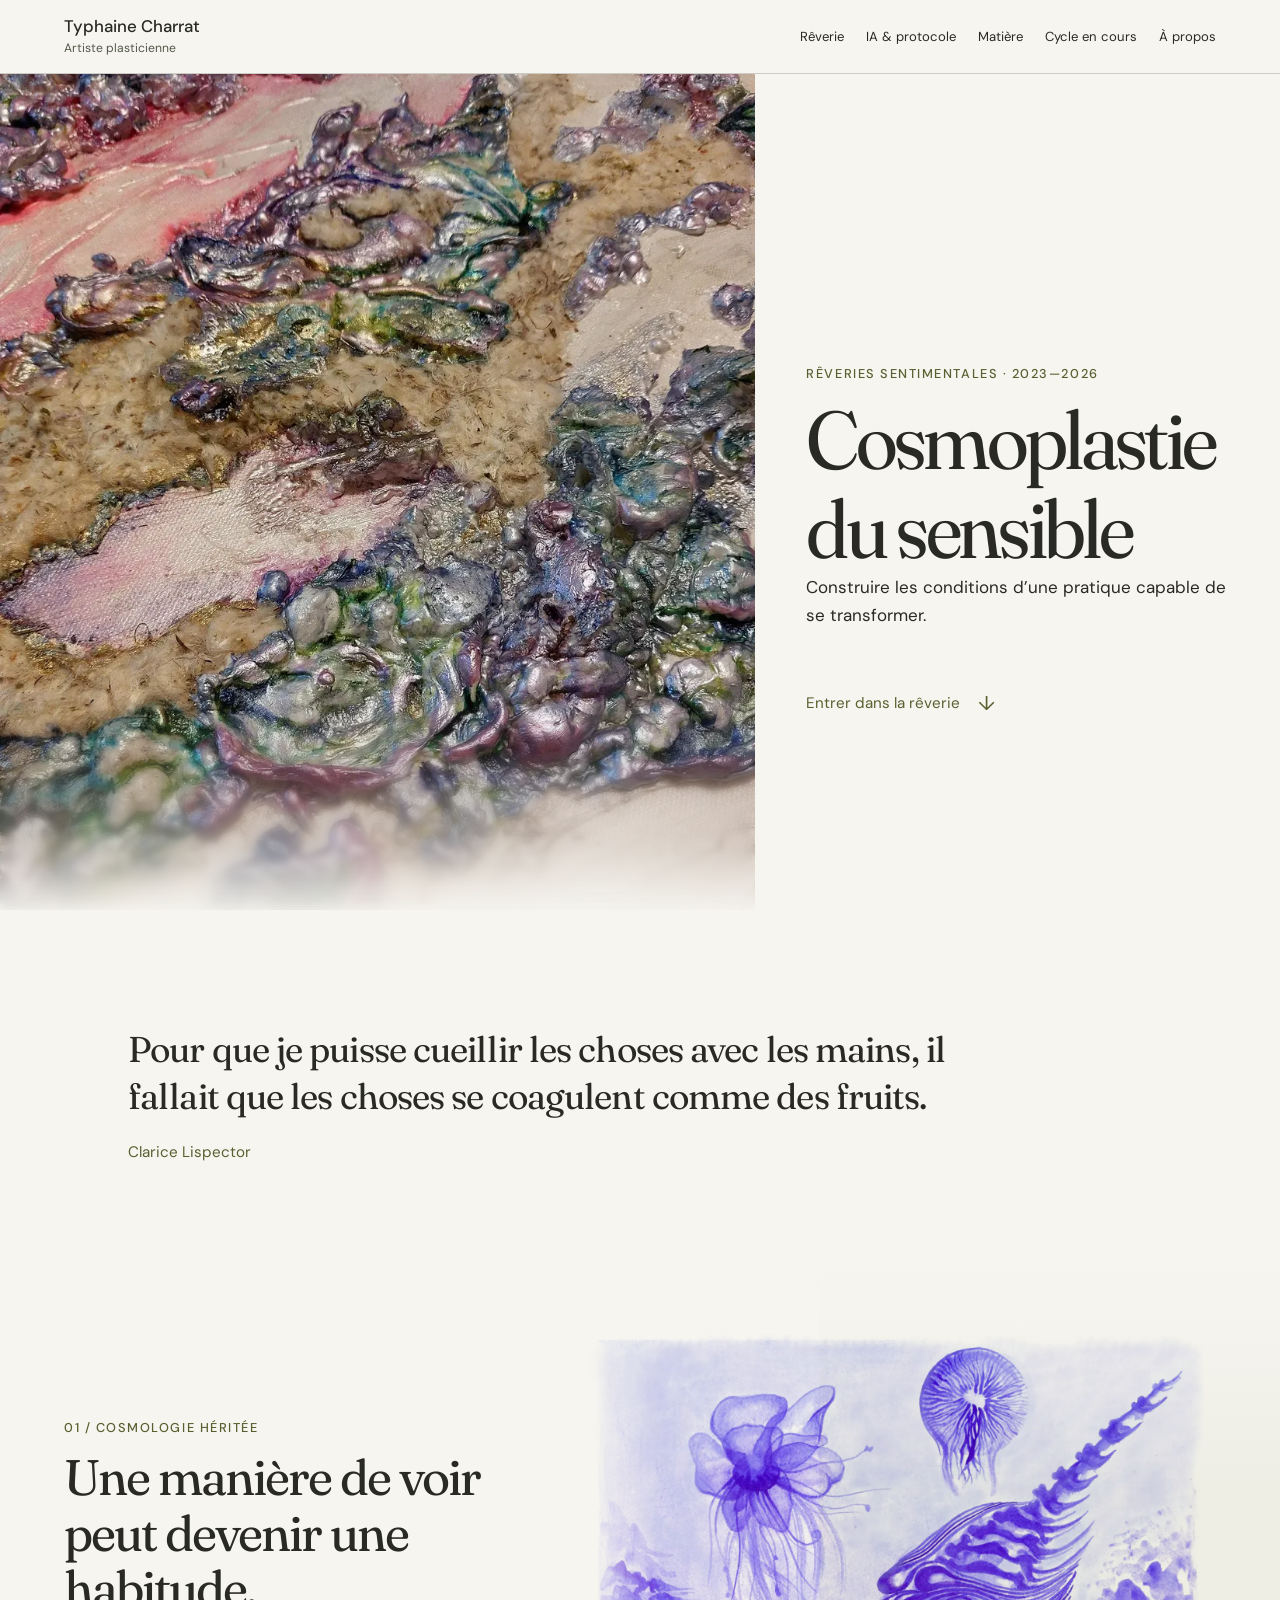
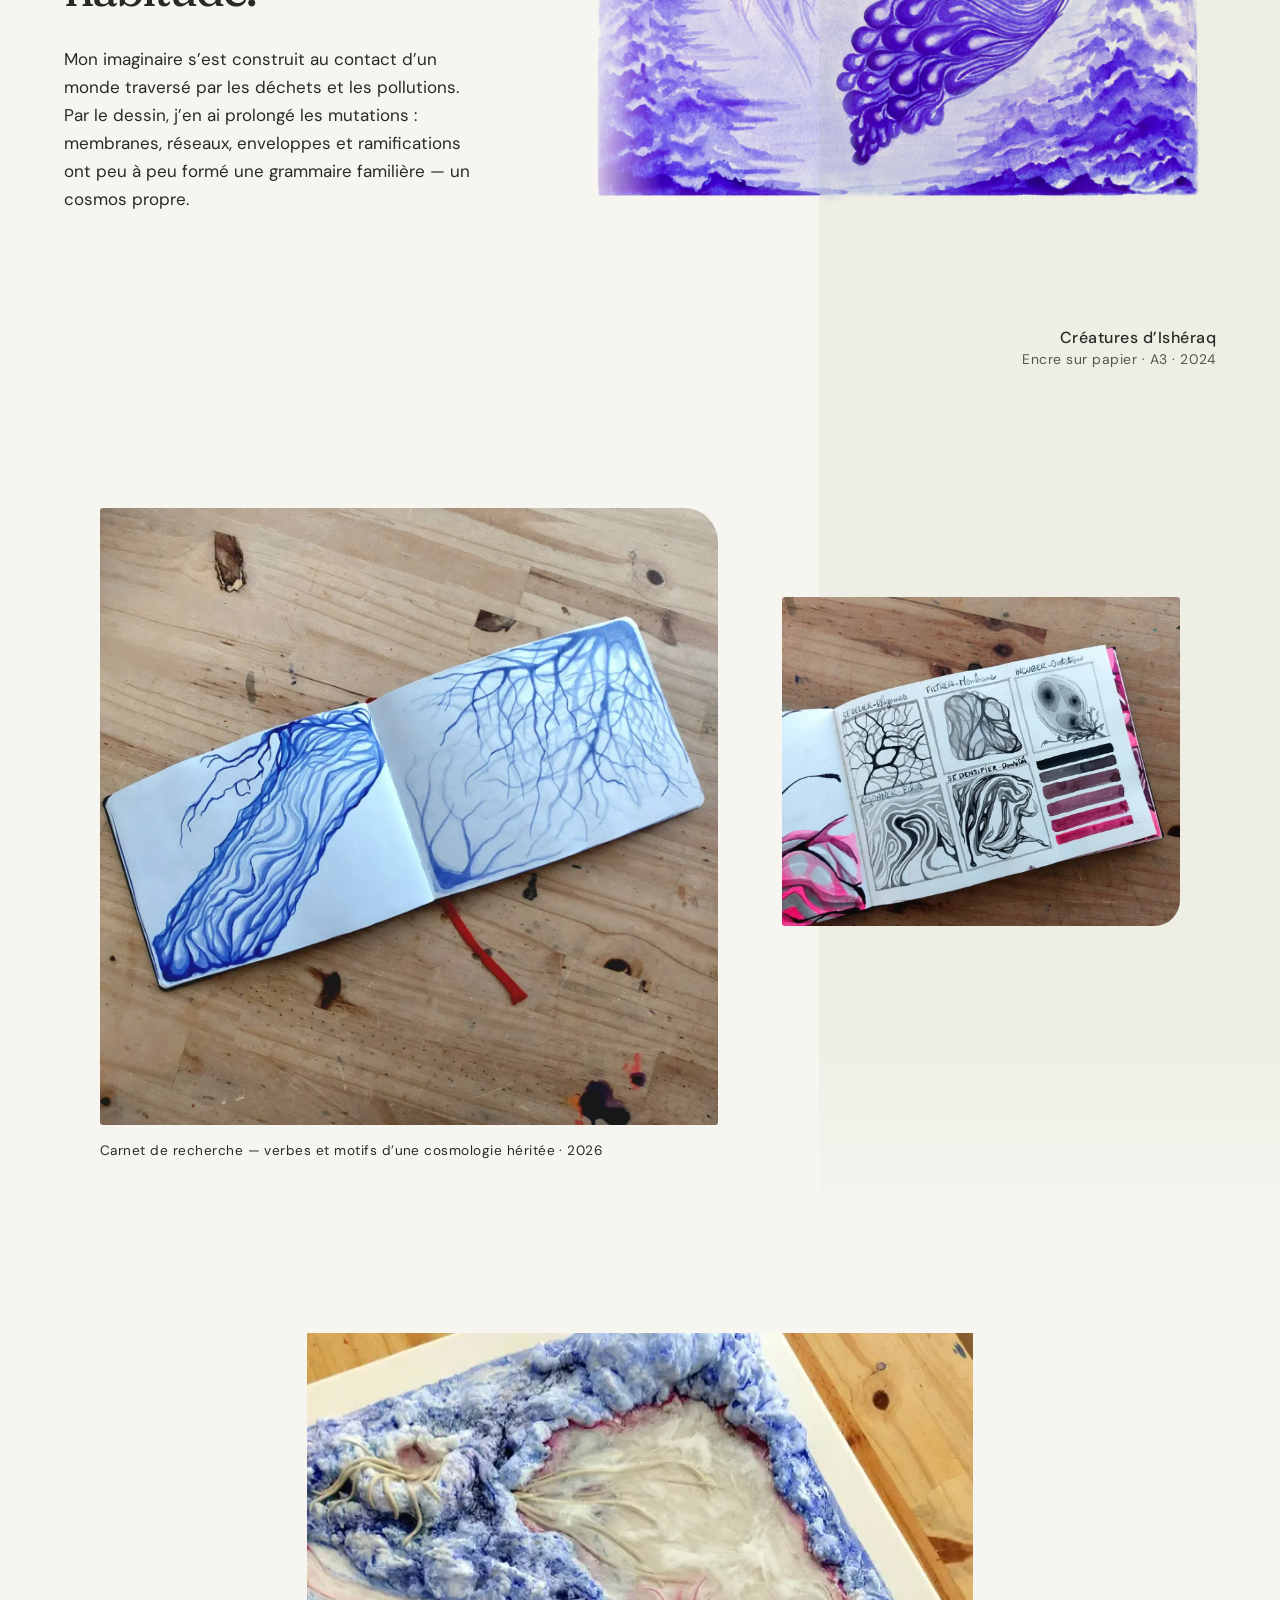
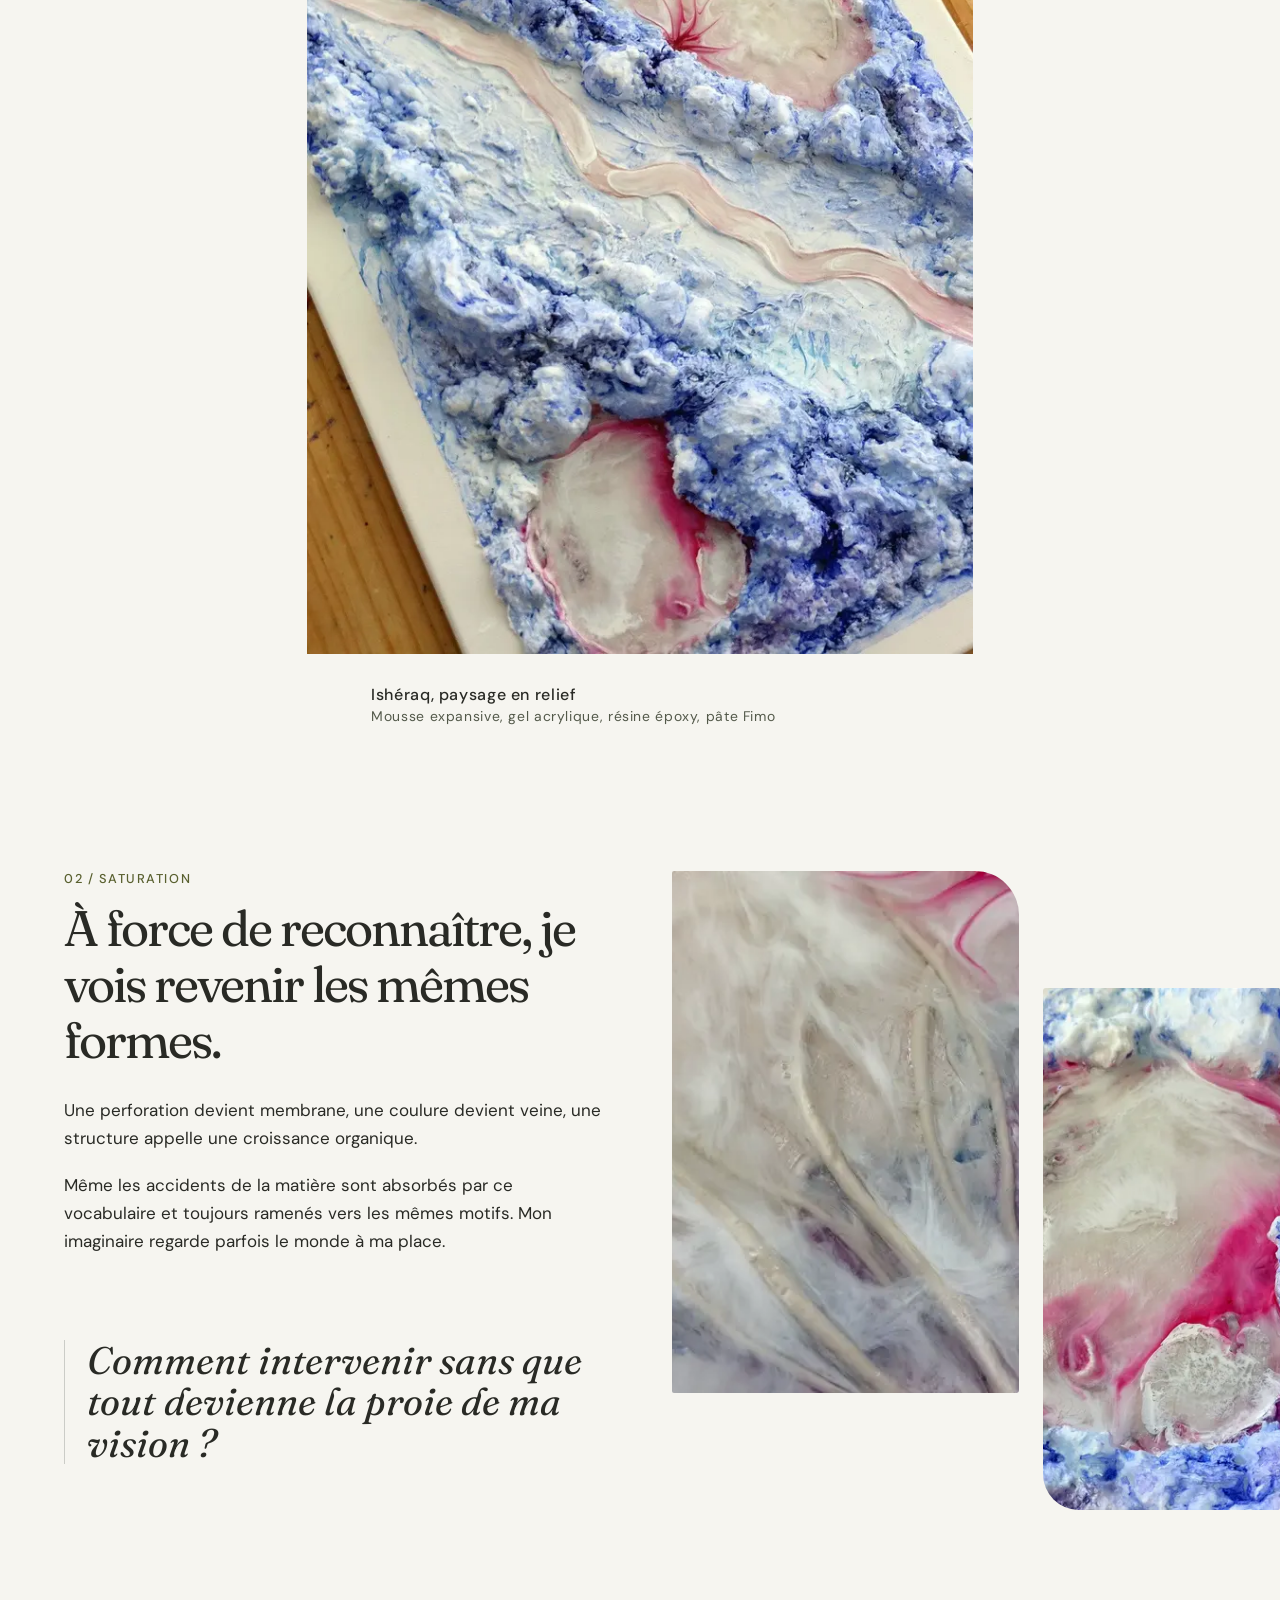
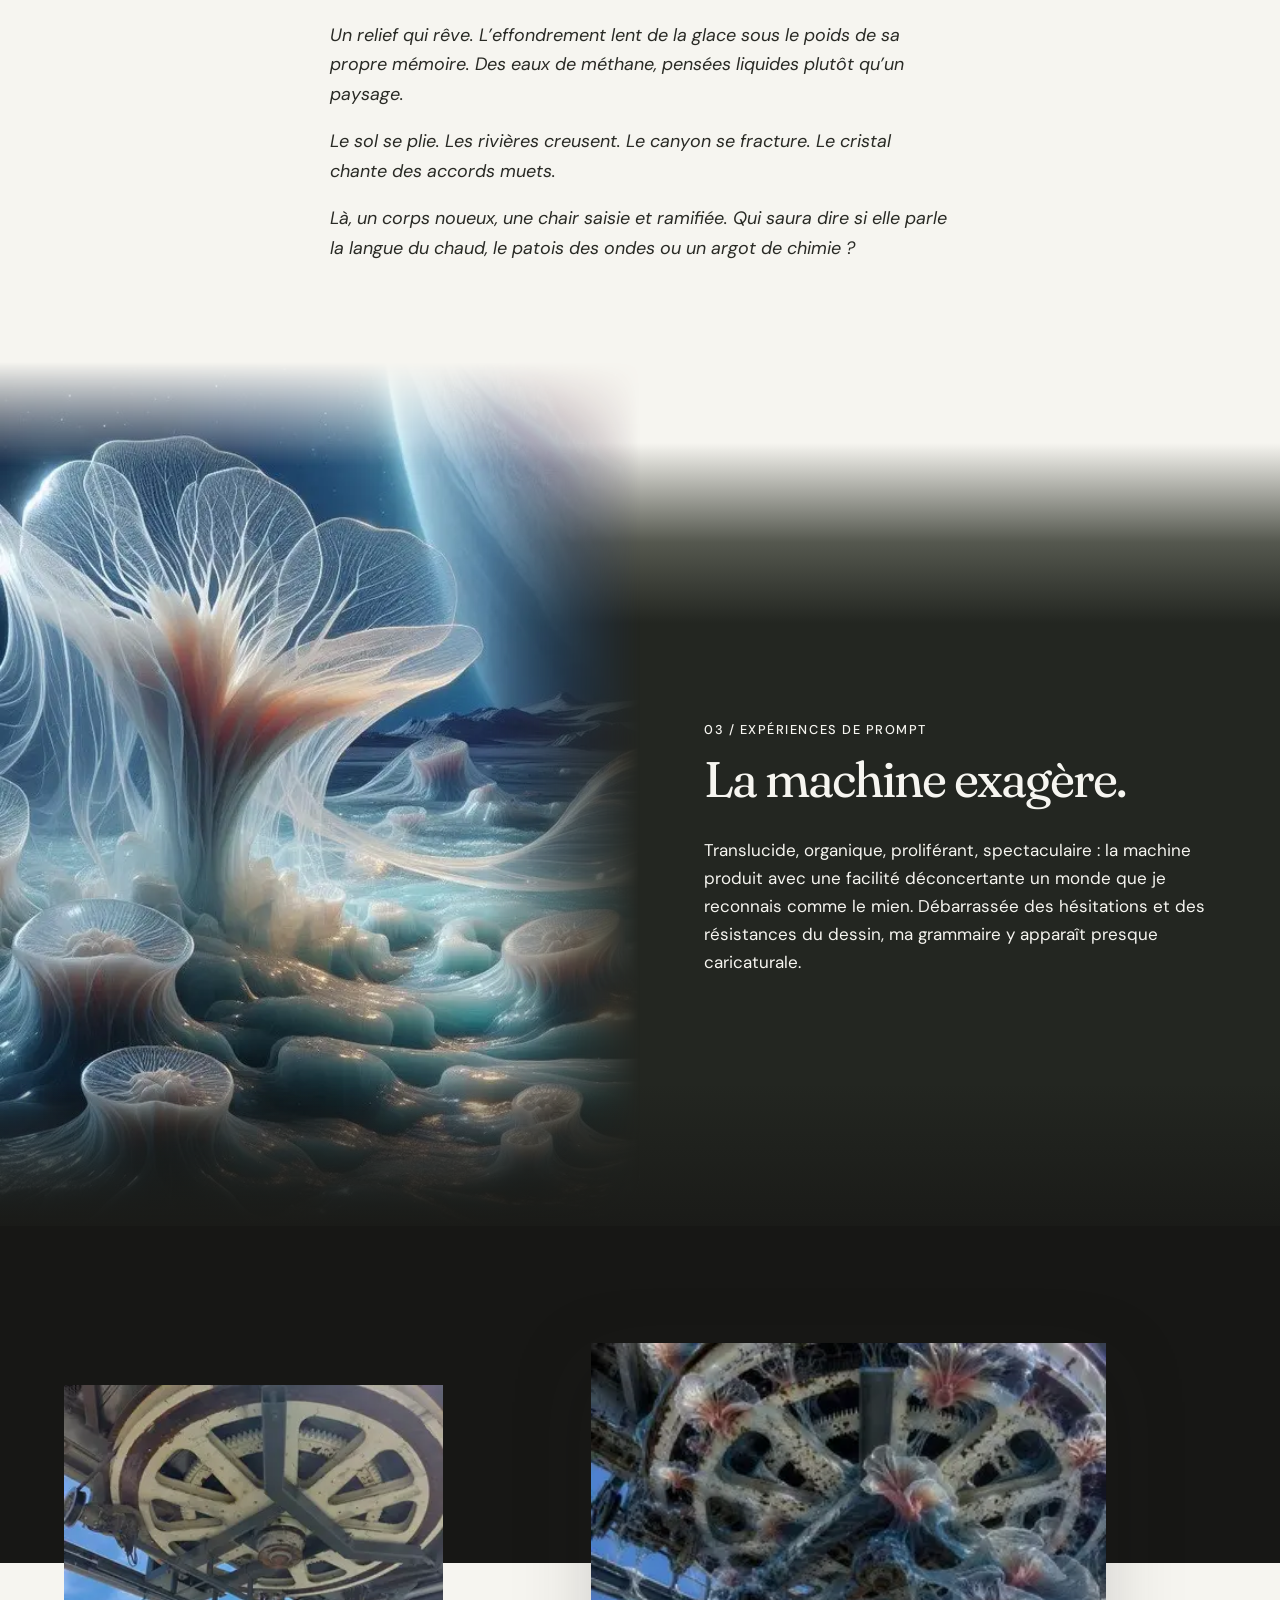
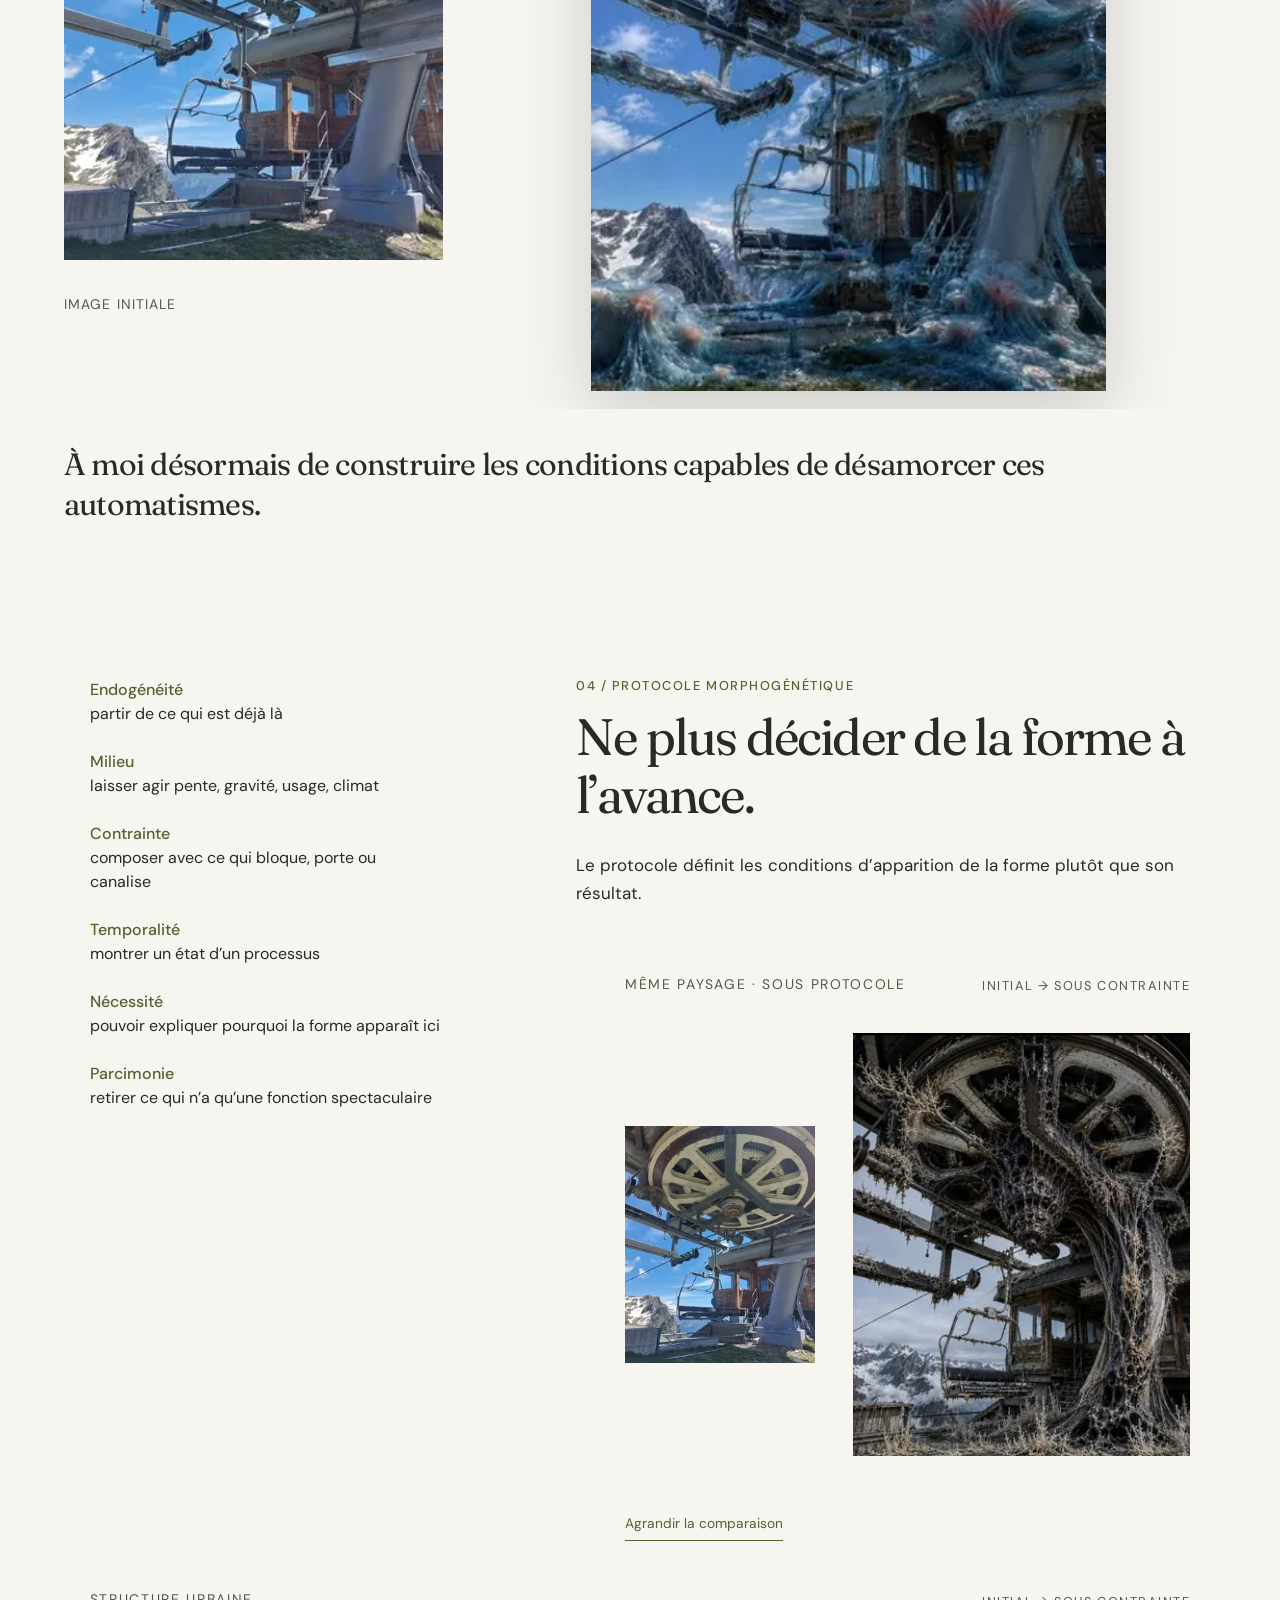
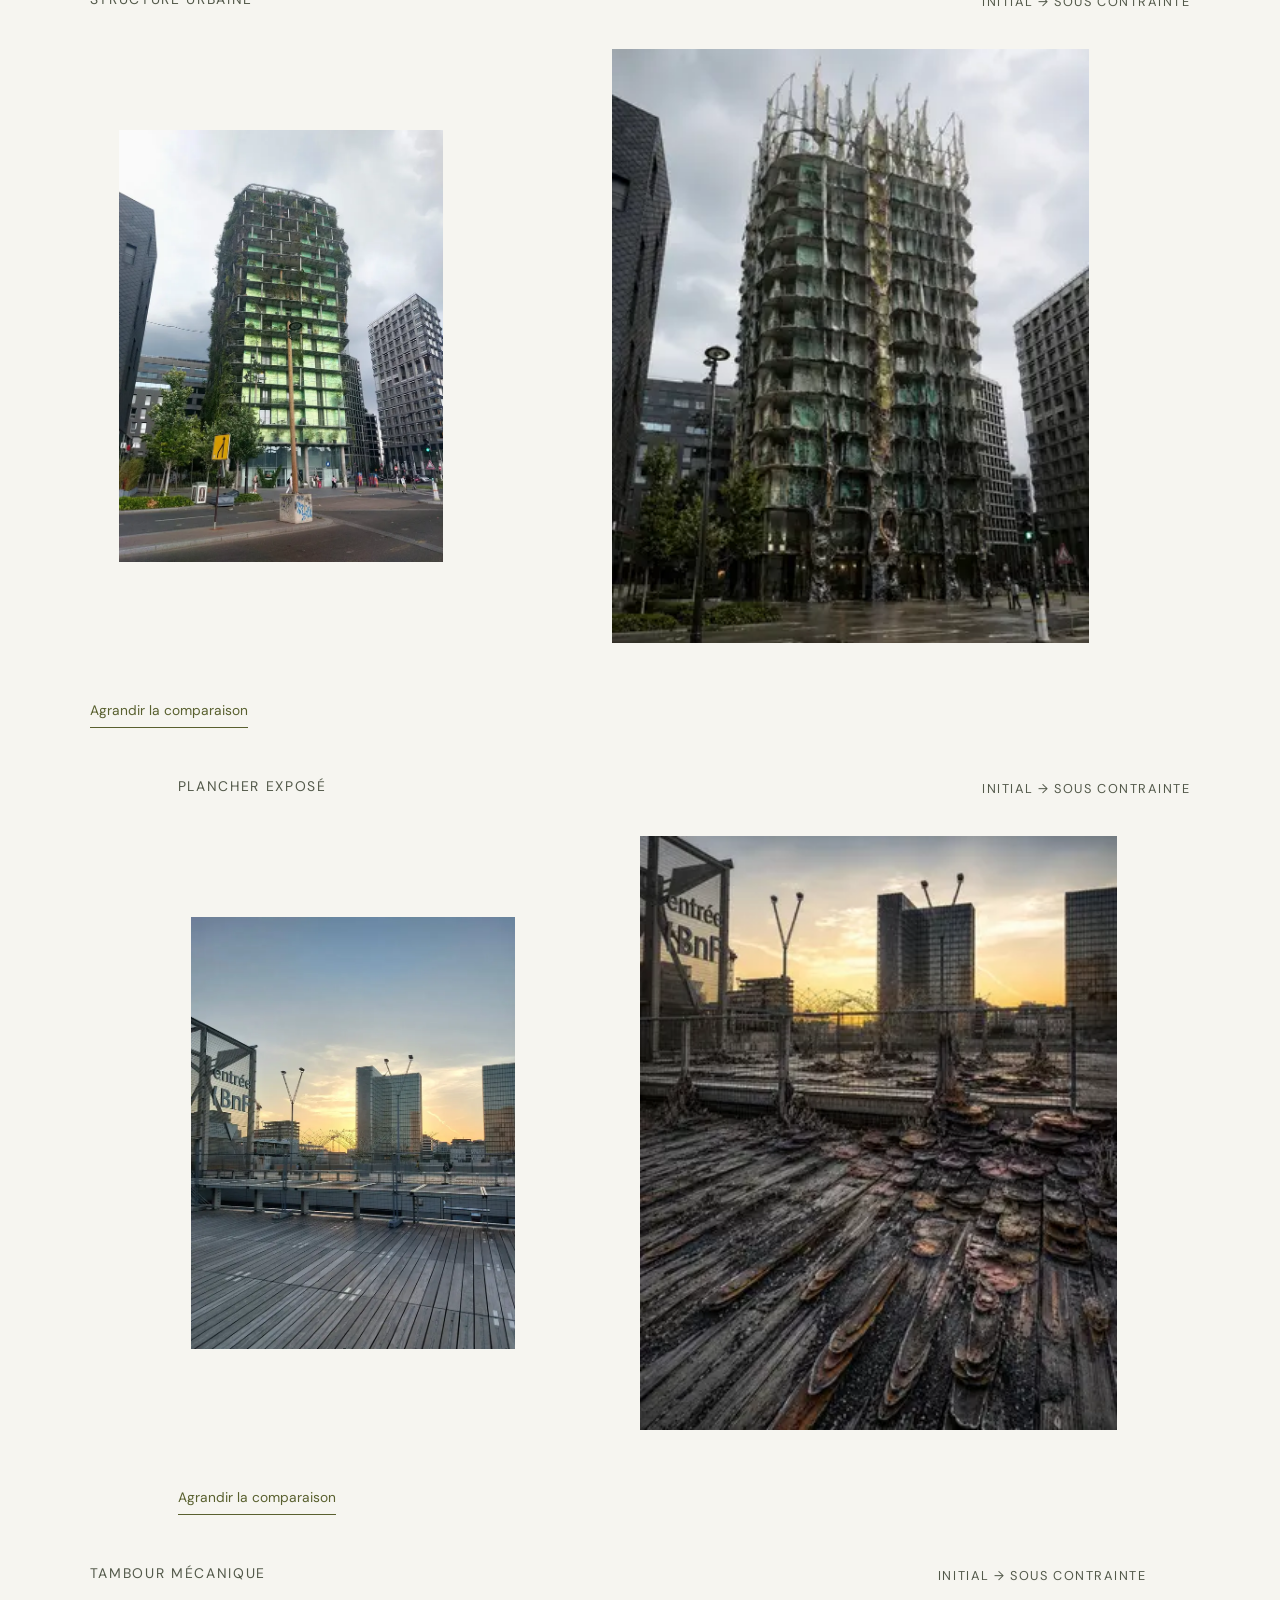
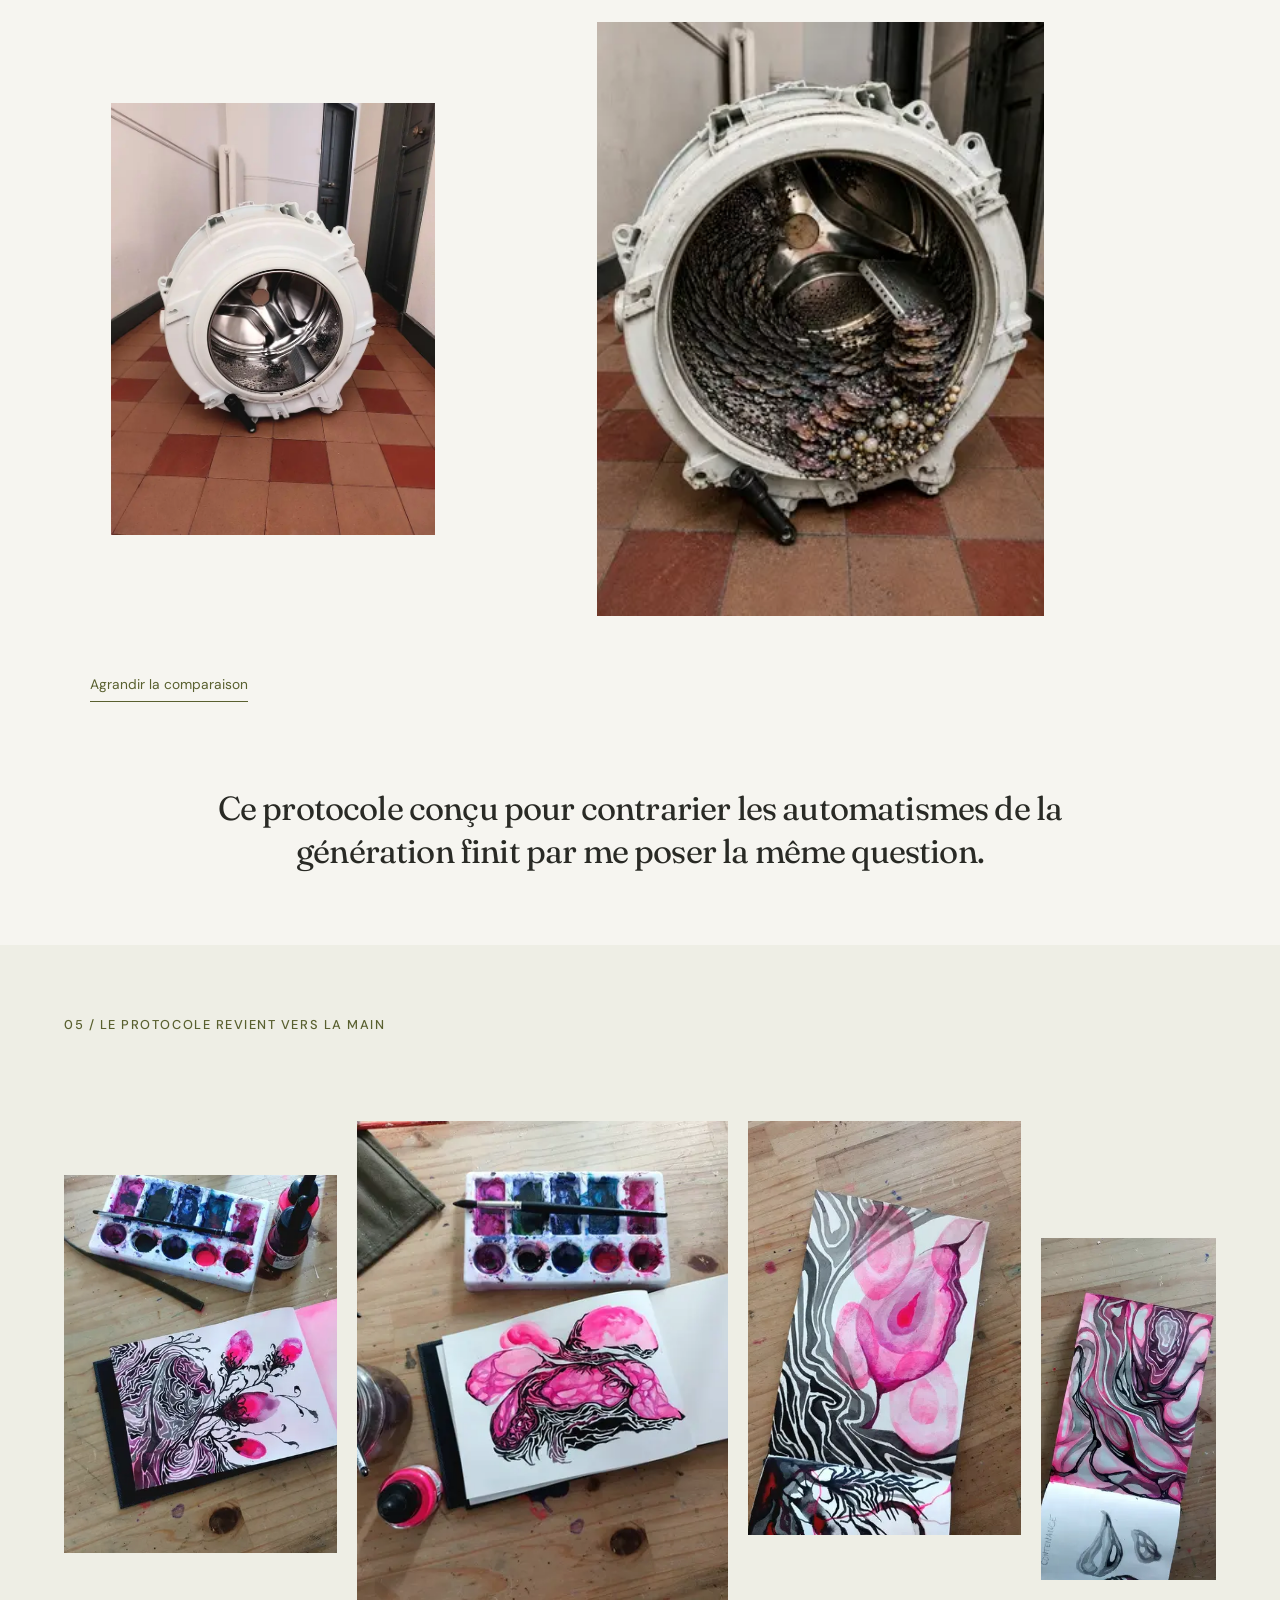
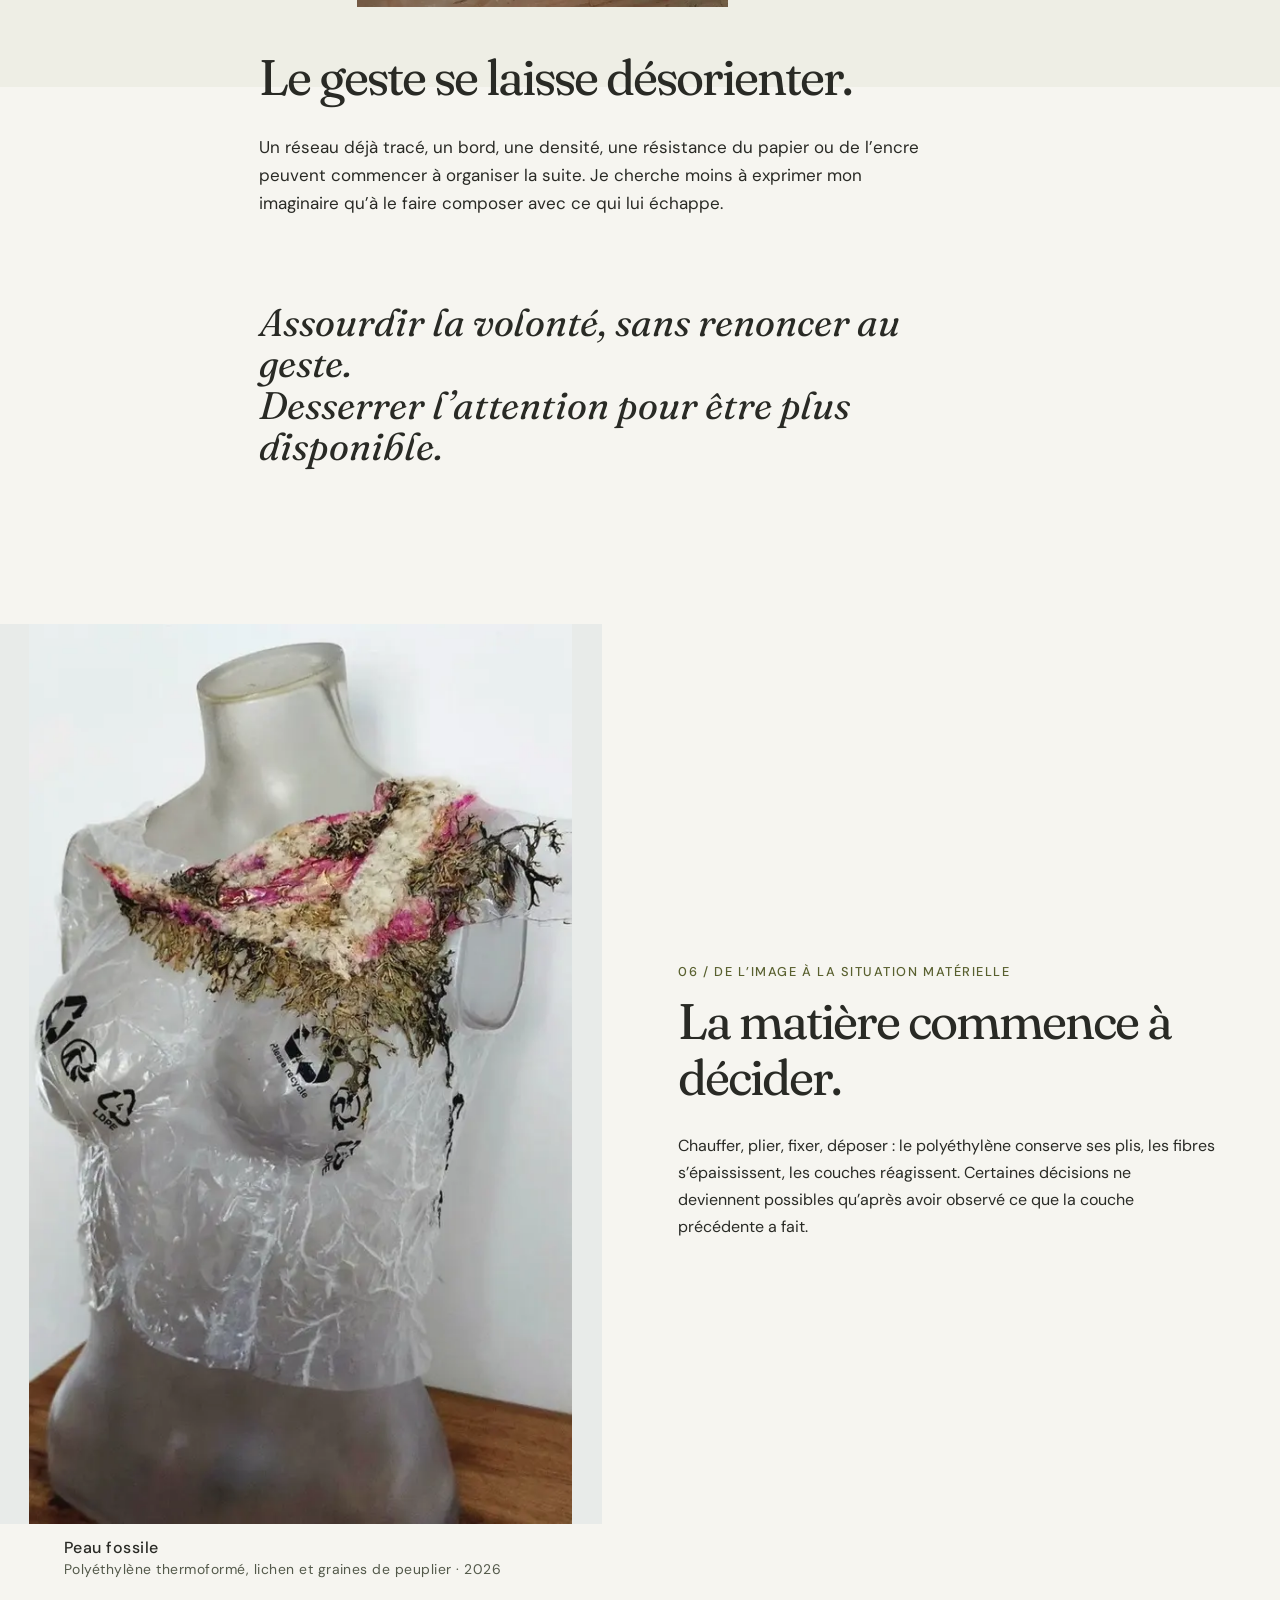
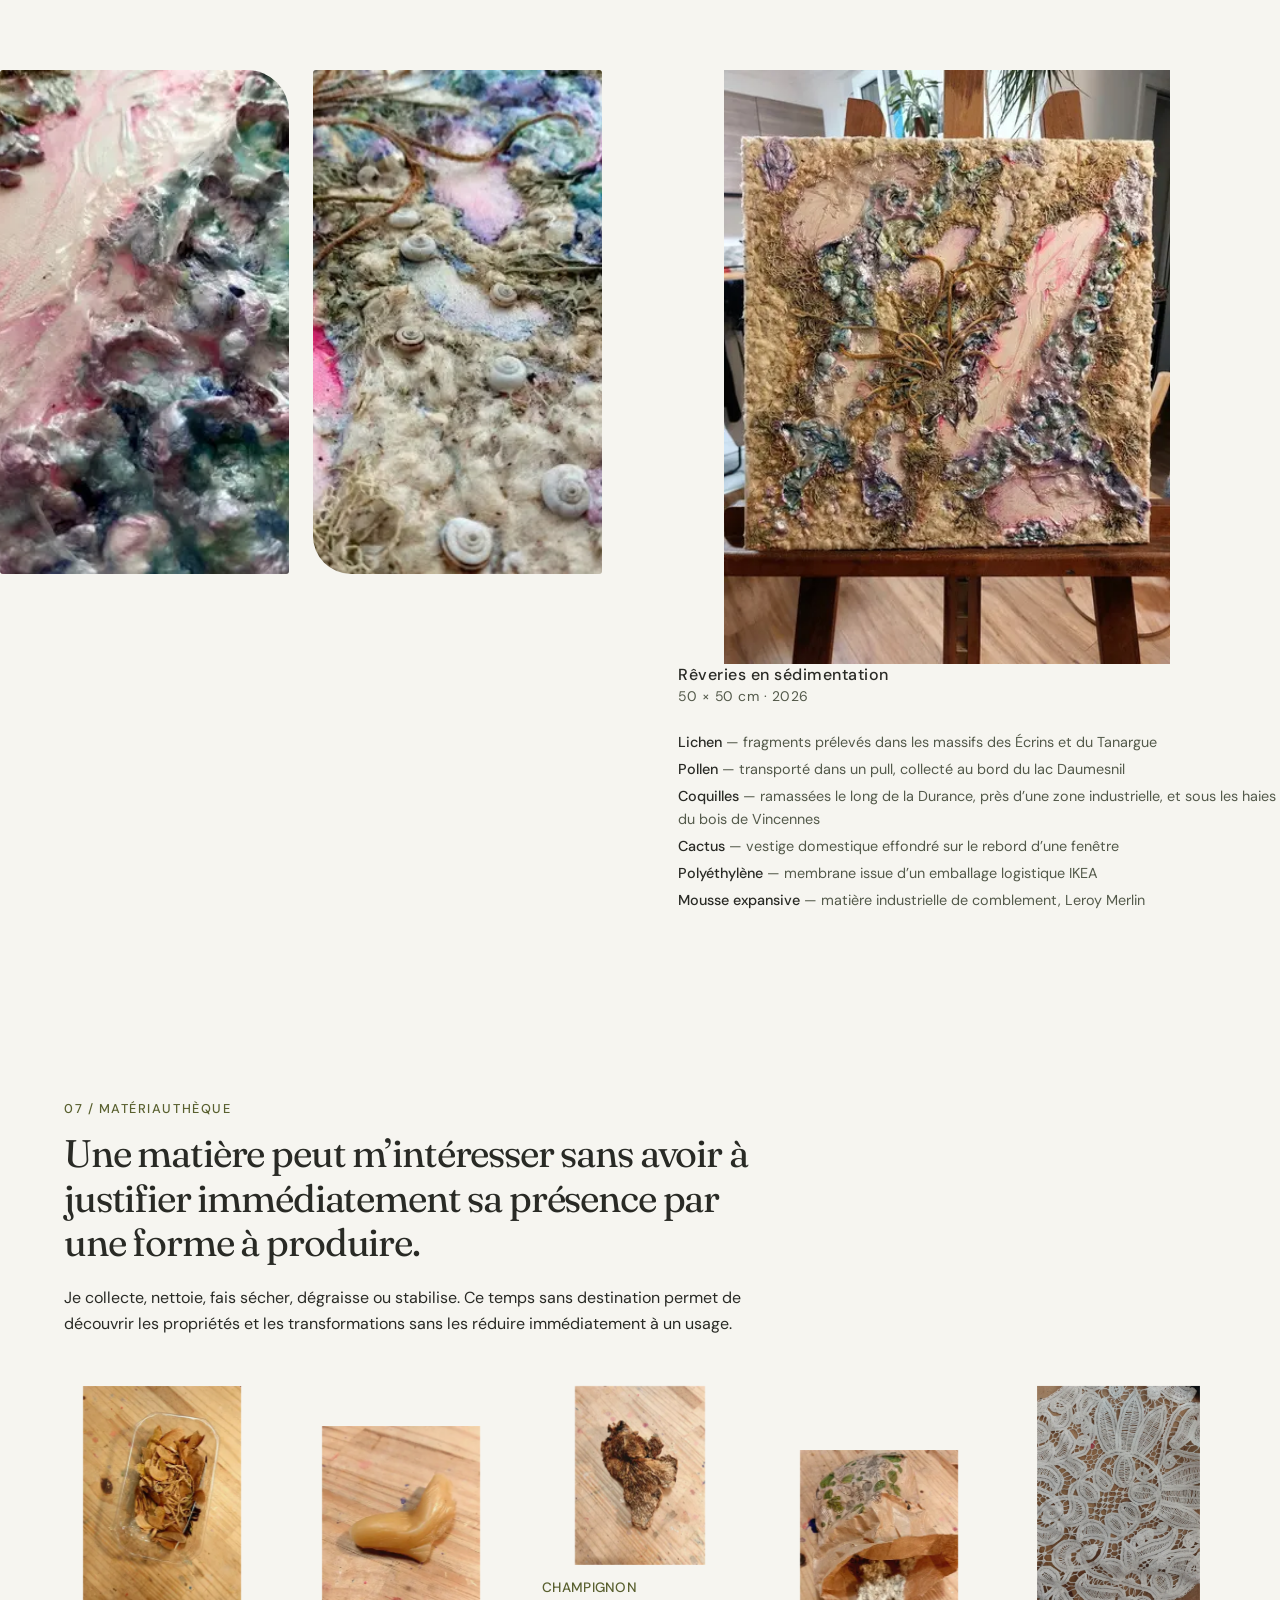
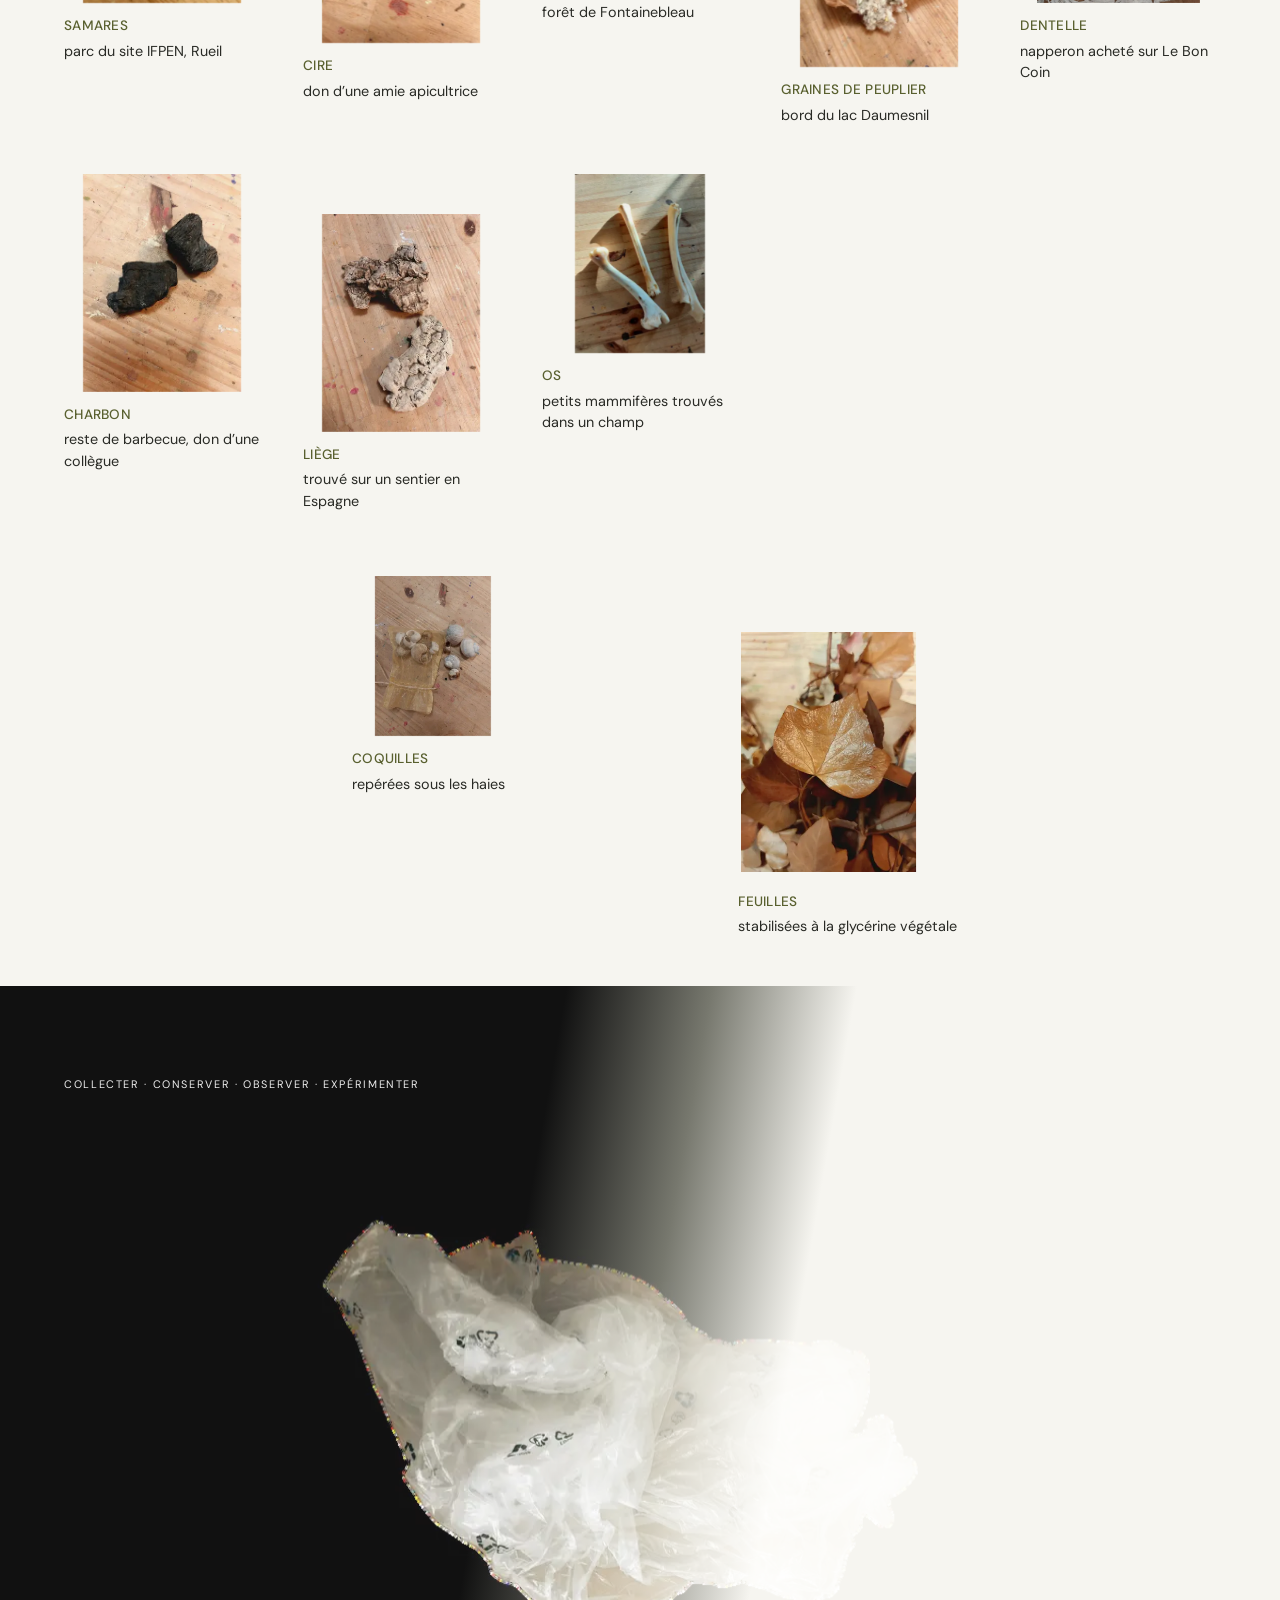
<file: index.html>
<!DOCTYPE html>
<html lang="fr"><head>
<meta charset="utf-8"><meta name="viewport" content="width=device-width,initial-scale=1"><meta name="theme-color" content="#f6f5f0">
<meta name="description" content="Typhaine Charrat — Rêveries sentimentales. Une recherche artistique sur la cosmoplastie du sensible, entre dessin, matière, protocole et formes rencontrées."><meta name="robots" content="index,follow,max-image-preview:large"><link rel="canonical" href="https://typhaine-charrat-art-portfolio.netlify.app/">
<meta property="og:locale" content="fr_FR"><meta property="og:type" content="website"><meta property="og:title" content="Typhaine Charrat — Rêveries sentimentales"><meta property="og:description" content="Cosmoplastie du sensible — une pratique entre dessin, matière, protocole et formes rencontrées."><meta property="og:url" content="https://typhaine-charrat-art-portfolio.netlify.app/"><meta property="og:image" content="https://typhaine-charrat-art-portfolio.netlify.app/assets/latest/img-000.webp"><meta property="og:image:width" content="972"><meta property="og:image:height" content="1108"><meta property="og:image:alt" content="Surface stratifiée, fibreuse et irisée">
<meta name="twitter:card" content="summary_large_image"><meta name="twitter:title" content="Typhaine Charrat — Rêveries sentimentales"><meta name="twitter:description" content="Cosmoplastie du sensible — une pratique entre dessin, matière, protocole et formes rencontrées."><meta name="twitter:image" content="https://typhaine-charrat-art-portfolio.netlify.app/assets/latest/img-000.webp">
<title>Typhaine Charrat — Rêveries sentimentales</title><link rel="icon" type="image/svg+xml" href="data:image/svg+xml,%3Csvg xmlns='http://www.w3.org/2000/svg' viewBox='0 0 32 32'%3E%3Crect width='32' height='32' fill='%23f3f0e8'/%3E%3Cpath d='M5 20C10 4 18 28 27 10' fill='none' stroke='%23191818' stroke-width='2'/%3E%3C/svg%3E"><link rel="preconnect" href="https://fonts.googleapis.com"><link rel="preconnect" href="https://fonts.gstatic.com" crossorigin><link rel="preload" as="image" href="img-000.webp" type="image/webp" fetchpriority="high"><link rel="stylesheet" href="styles.css?v=20261008-vitrail"></head><body data-seuil="progressif" data-douceur="oui">
<a class="skip" href="#main">Aller au contenu</a><header class="site-header"><a class="identity" href="#top"><b>Typhaine Charrat</b><span>Artiste plasticienne</span></a><button class="menu-toggle" type="button" aria-expanded="false" aria-controls="nav">Index</button><nav id="nav"><a href="#trajectoire">Rêverie</a><a href="#ia">IA &amp; protocole</a><a href="#matiere">Matière</a><a href="#cycle">Cycle en cours</a><a href="#apropos">À propos</a></nav></header>
<main id="main">
<section class="hero" id="top"><div class="cover-photo"><img loading="eager" decoding="async" fetchpriority="high" class="hero-field" src="img-000.webp" sizes="(max-width: 740px) 100vw, 50vw" width="972" height="1108" alt="Surface stratifiée, fibreuse et irisée"><span class="cover-veil" aria-hidden="true"></span></div><div class="hero-copy"><p class="eyebrow">Rêveries sentimentales · 2023—2026</p><h1>Cosmoplastie<br>du sensible</h1><p>Construire les conditions d’une pratique capable de se transformer.</p><a class="enter-reverie" href="#trajectoire">Entrer dans la rêverie <span aria-hidden="true">↓</span></a></div></section>
<section class="epigraph" aria-label="Citation de Clarice Lispector"><blockquote>Pour que je puisse cueillir les choses avec les mains, il fallait que les choses se coagulent comme des fruits.</blockquote><cite>Clarice Lispector</cite></section>
<section class="origin" id="trajectoire"><div class="origin-copy"><p class="section-no">01 / Cosmologie héritée</p><h2>Une manière de voir peut devenir une habitude.</h2><p>Mon imaginaire s’est construit au contact d’un monde traversé par les déchets et les pollutions. Par le dessin, j’en ai prolongé les mutations : membranes, réseaux, enveloppes et ramifications ont peu à peu formé une grammaire familière — un cosmos propre.</p></div><img loading="eager" decoding="async" class="drawing" src="img-001.webp" sizes="(max-width: 740px) 100vw, 56vw" width="1600" height="1220" alt="Créatures d’Ishéraq dessinées à l’encre bleue"><p class="artwork-caption creatures-caption"><em>Créatures d’Ishéraq</em><br>Encre sur papier · A3 · 2024</p><figure class="grammar-figure"><div class="grammar-images"><img class="grammar-live" loading="eager" decoding="async" src="img-044.webp" width="1400" height="1400" alt="Carnet ouvert à l’encre bleue : réseaux et ramifications"><img class="grammar-index" loading="eager" decoding="async" src="img-043.webp" width="1152" height="950" alt="Carnet rose : verbes et motifs d’une cosmologie héritée"></div><figcaption>Carnet de recherche — verbes et motifs d’une cosmologie héritée · 2026</figcaption></figure></section>
<section class="saturation"><img loading="eager" decoding="async" class="sat-main" src="img-002.webp" sizes="(max-width: 740px) 88vw, 42vw" width="702" height="972" alt="Ishéraq, paysage en relief bleu et rose"><img loading="eager" decoding="async" class="sat-detail one" src="img-003.webp" width="347" height="463" alt="Détail translucide et fibreux"><img loading="eager" decoding="async" class="sat-detail two" src="img-004.webp" width="417" height="555" alt="Détail rose et bleu"><div class="sat-copy"><p class="section-no">02 / Saturation</p><h2>À force de reconnaître, je vois revenir les mêmes formes.</h2><p>Une perforation devient membrane, une coulure devient veine, une structure appelle une croissance organique.</p><p>Même les accidents de la matière sont absorbés par ce vocabulaire et toujours ramenés vers les mêmes motifs. Mon imaginaire regarde parfois le monde à ma place.</p><blockquote>Comment intervenir sans que tout devienne la proie de ma vision&nbsp;?</blockquote></div><p class="isheraq-caption"><em>Ishéraq, paysage en relief</em><br>Mousse expansive, gel acrylique, résine époxy, pâte Fimo</p><blockquote class="isheraq-text"><p>Un relief qui rêve. L’effondrement lent de la glace sous le poids de sa propre mémoire. Des eaux de méthane, pensées liquides plutôt qu’un paysage.</p><p>Le sol se plie. Les rivières creusent. Le canyon se fracture. Le cristal chante des accords muets.</p><p>Là, un corps noueux, une chair saisie et ramifiée. Qui saura dire si elle parle la langue du chaud, le patois des ondes ou un argot de chimie&nbsp;?</p></blockquote></section>
<section class="mirror" id="ia"><img loading="eager" decoding="async" class="mirror-world" src="img-005.webp" width="578" height="820" alt="Paysage glaciaire peuplé de fleurs hybrides produit par intelligence artificielle"><div class="mirror-copy"><p class="section-no">03 / Expériences de prompt</p><h2>La machine exagère.</h2><p>Translucide, organique, proliférant, spectaculaire : la machine produit avec une facilité déconcertante un monde que je reconnais comme le mien. Débarrassée des hésitations et des résistances du dessin, ma grammaire y apparaît presque caricaturale.</p></div><div class="ai-application" aria-label="Application de l’imaginaire généré au paysage initial"><figure class="ai-source"><img loading="eager" decoding="async" src="img-007.webp" width="313" height="393" alt="Photographie initiale d’une remontée mécanique en montagne"><figcaption>image initiale</figcaption></figure><figure class="ai-hybrid"><img loading="eager" decoding="async" src="img-006.webp" width="323" height="406" alt="Remontée mécanique envahie par les mêmes fleurs hybrides générées par intelligence artificielle"></figure></div><p class="mirror-conclusion">À moi désormais de construire les conditions capables de désamorcer ces automatismes.</p></section>
<section class="transformations"><div class="transform-intro"><div class="protocol-copy"><p class="section-no">04 / Protocole morphogénétique</p><h2>Ne plus décider de la forme à l’avance.</h2><p>Le protocole définit les conditions d’apparition de la forme plutôt que son résultat.</p></div><dl class="principles"><div><dt>Endogénéité</dt><dd>partir de ce qui est déjà là</dd></div><div><dt>Milieu</dt><dd>laisser agir pente, gravité, usage, climat</dd></div><div><dt>Contrainte</dt><dd>composer avec ce qui bloque, porte ou canalise</dd></div><div><dt>Temporalité</dt><dd>montrer un état d’un processus</dd></div><div><dt>Nécessité</dt><dd>pouvoir expliquer pourquoi la forme apparaît ici</dd></div><div><dt>Parcimonie</dt><dd>retirer ce qui n’a qu’une fonction spectaculaire</dd></div></dl></div>
<div class="pair pair-a"><p>Même paysage · sous protocole</p><img loading="eager" decoding="async" src="img-015.webp" width="261" height="327" alt="Remontée mécanique initiale reprise pour le protocole"><img loading="eager" decoding="async" class="after" src="img-008.webp" width="324" height="406" alt="Remontée mécanique transformée sous contraintes, avec des excroissances d’apparence métallique"><button class="compare-trigger" type="button">Agrandir la comparaison</button></div><div class="pair pair-b"><p>Structure urbaine</p><img loading="eager" decoding="async" src="img-013.webp" sizes="(max-width: 740px) 42vw, 24vw" width="694" height="925" alt="Immeuble vert avant transformation"><img loading="eager" decoding="async" class="after" src="img-014.webp" width="324" height="404" alt="Immeuble transformé sous contraintes"><button class="compare-trigger" type="button">Agrandir la comparaison</button></div><div class="pair pair-c"><p>Plancher exposé</p><img loading="eager" decoding="async" src="img-009.webp" sizes="(max-width: 740px) 42vw, 24vw" width="694" height="925" alt="Plancher avant transformation"><img loading="eager" decoding="async" class="after" src="img-010.webp" width="324" height="404" alt="Plancher transformé sous contraintes"><button class="compare-trigger" type="button">Agrandir la comparaison</button></div><div class="pair pair-d"><p>Tambour mécanique</p><img loading="eager" decoding="async" src="img-011.webp" sizes="(max-width: 740px) 42vw, 24vw" width="694" height="925" alt="Tambour avant transformation"><img loading="eager" decoding="async" class="after" src="img-012.webp" width="324" height="431" alt="Tambour transformé sous contraintes"><button class="compare-trigger" type="button">Agrandir la comparaison</button></div><p class="transform-coda">Ce protocole conçu pour contrarier les automatismes de la génération finit par me poser la même question.</p></section>
<section class="hand"><p class="section-no">05 / Le protocole revient vers la main</p><img loading="eager" decoding="async" class="h1" src="img-016.webp" width="417" height="556" alt="Carnet et encres"><img loading="eager" decoding="async" class="h2" src="img-017.webp" width="417" height="556" alt="Dessin rose et noir"><img loading="eager" decoding="async" class="h3" src="img-018.webp" width="417" height="556" alt="Carnet ouvert"><img loading="eager" decoding="async" class="h4" src="img-019.webp" width="417" height="556" alt="Réseau dessiné"><div class="hand-copy"><h2>Le geste se laisse désorienter.</h2><p>Un réseau déjà tracé, un bord, une densité, une résistance du papier ou de l’encre peuvent commencer à organiser la suite. Je cherche moins à exprimer mon imaginaire qu’à le faire composer avec ce qui lui échappe.</p><blockquote>Assourdir la volonté, sans renoncer au geste.<br>Desserrer l’attention pour être plus disponible.</blockquote></div></section>
<section class="material" id="matiere"><img loading="eager" decoding="async" class="skin" src="img-020.webp" width="585" height="969" alt="Peau fossile en polyéthylène thermoformé portée sur un buste"><p class="artwork-caption skin-caption"><em>Peau fossile</em><br>Polyéthylène thermoformé, lichen et graines de peuplier · 2026</p><div class="material-copy"><p class="section-no">06 / De l’image à la situation matérielle</p><h2>La matière commence à décider.</h2><p>Chauffer, plier, fixer, déposer : le polyéthylène conserve ses plis, les fibres s’épaississent, les couches réagissent. Certaines décisions ne deviennent possibles qu’après avoir observé ce que la couche précédente a fait.</p></div><img class="material-detail d1" loading="eager" decoding="async"  src="img-021.webp" width="323" height="394" alt="Détail irisé de Peau fossile"><img class="material-detail d2" loading="eager" decoding="async"  src="img-022.webp" width="323" height="394" alt="Détail stratifié de Peau fossile"><img loading="eager" decoding="async" class="material-work" src="img-023.webp" width="417" height="556" alt="Rêveries en sédimentation"><p class="artwork-caption sedimentation-caption"><em>Rêveries en sédimentation</em><br>50 × 50 cm · 2026</p><div class="material-provenance"><p><strong>Lichen</strong> — fragments prélevés dans les massifs des Écrins et du Tanargue</p><p><strong>Pollen</strong> — transporté dans un pull, collecté au bord du lac Daumesnil</p><p><strong>Coquilles</strong> — ramassées le long de la Durance, près d’une zone industrielle, et sous les haies du bois de Vincennes</p><p><strong>Cactus</strong> — vestige domestique effondré sur le rebord d’une fenêtre</p><p><strong>Polyéthylène</strong> — membrane issue d’un emballage logistique IKEA</p><p><strong>Mousse expansive</strong> — matière industrielle de comblement, Leroy Merlin</p></div></section>
<section class="library"><div class="library-copy"><p class="section-no">07 / Matériauthèque</p><h2>Une matière peut m’intéresser sans avoir à justifier immédiatement sa présence par une forme à produire.</h2><p>Je collecte, nettoie, fais sécher, dégraisse ou stabilise. Ce temps sans destination permet de découvrir les propriétés et les transformations sans les réduire immédiatement à un usage.</p></div><div class="objects">
<figure style="--x:2;--y:2"><img loading="eager" decoding="async" src="img-024.webp" width="336" height="461" alt="Samares"><figcaption><strong>Samares</strong><span>parc du site IFPEN, Rueil</span></figcaption></figure><figure style="--x:5;--y:1"><img loading="eager" decoding="async" src="img-025.webp" width="336" height="461" alt="Cire"><figcaption><strong>Cire</strong><span>don d’une amie apicultrice</span></figcaption></figure><figure style="--x:8;--y:3"><img loading="eager" decoding="async" src="img-026.webp" width="336" height="461" alt="Champignon"><figcaption><strong>Champignon</strong><span>forêt de Fontainebleau</span></figcaption></figure><figure style="--x:10;--y:1"><img loading="eager" decoding="async" src="img-027.webp" width="336" height="461" alt="Graines de peuplier"><figcaption><strong>Graines de peuplier</strong><span>bord du lac Daumesnil</span></figcaption></figure><figure style="--x:12;--y:1"><img loading="eager" decoding="async" src="img-028.webp" sizes="(max-width: 740px) 42vw, 15vw" width="1200" height="1600" alt="Napperon ancien en dentelle blanche"><figcaption><strong>Dentelle</strong><span>napperon acheté sur Le Bon Coin</span></figcaption></figure><figure style="--x:4;--y:6"><img loading="eager" decoding="async" src="img-029.webp" width="336" height="461" alt="Charbon"><figcaption><strong>Charbon</strong><span>reste de barbecue, don d’une collègue</span></figcaption></figure><figure style="--x:7;--y:7"><img loading="eager" decoding="async" src="img-030.webp" width="336" height="461" alt="Liège"><figcaption><strong>Liège</strong><span>trouvé sur un sentier en Espagne</span></figcaption></figure><figure style="--x:15;--y:5"><img loading="eager" decoding="async" src="img-033.webp" width="336" height="461" alt="Os"><figcaption><strong>Os</strong><span>petits mammifères trouvés dans un champ</span></figcaption></figure><div class="material-passage"><figure class="bridge-companion" style="--x:10;--y:6"><img loading="eager" decoding="async" src="img-031.webp" width="336" height="461" alt="Coquilles"><figcaption><strong>Coquilles</strong><span>repérées sous les haies</span></figcaption></figure><figure class="material-bridge" style="--x:13;--y:7"><img loading="eager" decoding="async" src="img-032.webp" width="336" height="461" alt="Feuilles"><figcaption><strong>Feuilles</strong><span>stabilisées à la glycérine végétale</span></figcaption></figure></div></div></section>
<section class="poly-threshold"><p>collecter · conserver · observer · expérimenter</p><img loading="eager" decoding="async" src="img-034.webp" sizes="(max-width: 740px) 84vw, 48vw" width="731" height="548" alt="Fragment translucide de polyéthylène thermoformé"><p class="poly-caption">Polyéthylène thermoformé</p><blockquote>Connaître les matériaux avant de savoir ce que j’attends d’eux.</blockquote></section>
<section class="cycle" id="cycle"><div class="cycle-copy"><p class="section-no">08 / Nouvelle intention</p><h2>La peau fossile était produite.<br>L’os est rencontré.</h2><p>Je travaille désormais davantage avec des formes, des matières et des objets qui existaient avant mon geste. Leur architecture, leurs usages antérieurs, leurs fragilités et leurs résistances deviennent des conditions avec lesquelles composer.</p><blockquote>La rêverie, ici, n’est ni une fuite hors du réel ni un déploiement de l’imaginaire. Elle désigne une manière de rester disponible à ce qui résiste, déplace ou transforme l’intention. Elle ne projette plus ce cosmos au-delà du réel&nbsp;: elle le recompose dans la rencontre avec lui.</blockquote></div><figure class="bone-figure bone-a"><img loading="eager" decoding="async" class="bone" src="img-036.webp" width="580" height="773" alt="Os gras nettoyé"><figcaption>os gras</figcaption></figure><figure class="bone-figure bone-b"><img loading="eager" decoding="async" class="bone" src="img-038.webp" sizes="(max-width: 740px) 46vw, 28vw" width="773" height="1031" alt="Os sec dont l’architecture trabéculaire est visible"><figcaption>os sec</figcaption></figure></section>
<section class="lamp"><div class="lamp-concept"><img loading="eager" decoding="async" class="lamp-sketch" src="img-040.webp" sizes="(max-width: 740px) 92vw, 42vw" width="1041" height="1388" alt="Esquisse au crayon de la lampe en cours de conception"><p class="artwork-caption lamp-caption"><em>Lampe os</em> · projet en cours<br>Os, laiton, dentelle, gaze, samares et lumière · 2026</p></div><div class="lamp-research"><div class="lamp-copy"><p class="section-no">09 / La forme précède le geste</p><h2>Composer à partir d’une présence.</h2><p>Un projet associant os, laiton, dentelle, lumière et matières végétales. La forme n’est pas appliquée à l’objet : elle émerge de la négociation entre ses résistances, les outils et les gestes successifs.</p></div><div class="lamp-material-studies"><figure class="oak-study"><img loading="eager" decoding="async" class="lamp-matter" src="img-041.webp" sizes="(max-width: 740px) 72vw, 34vw" width="1041" height="1388" alt="Morceau de bois sculpté associé à la recherche matérielle de la lampe"><figcaption>morceau de chêne sculpté</figcaption></figure><img loading="eager" decoding="async" class="lamp-fragments" src="img-042.webp" width="521" height="694" alt="Fragments matériels détourés"></div></div></section>
<section class="vitrail-study" id="vitrail"><div class="vitrail-copy"><p class="section-no">Vitrail expérimental</p><h2>Une autre lumière</h2><p>Les premiers croquis organisent une armature de cuivre destinée à accueillir tulle, dentelle, polyéthylène et matières végétales. Les essais d’assemblage, dont une feuille de lierre stabilisée cousue au fil argenté sur tulle, permettent d’explorer leurs attaches et leur relation à la lumière.</p></div><figure class="vitrail-carnet"><img loading="lazy" decoding="async" src="vitrail-carnet.jpg" width="1536" height="2048" alt="Carnet du vitrail Une autre lumière : croquis de l’armature, notes de matériaux et échantillon de feuille cousue sur tulle"><figcaption>projet en cours, armature à tester</figcaption></figure></section><section class="cosmoplasty"><p class="section-no">10 / Ce que le travail transforme en retour</p><div><p>Cette trajectoire construit une pratique dans laquelle l’intention compose avec ce qu’elle ne peut entièrement prévoir.</p><p>Cette pratique est située : elle assume ses limites et ses hors-champs, sans prétendre parler depuis d’autres expériences ou d’autres corps que le mien.</p></div><div><h2>Cosmoplastie du sensible</h2><p>Les situations que je construis transforment ma manière de percevoir et d’agir. Cette sensibilité transformée modifie, en retour, ce que je suis capable de construire.</p><p><em>Une manière de pratiquer l’art autant qu’une manière d’habiter le monde.</em></p></div></section><div class="contact-invitation"><a href="mailto:Typhaine.charrat@gmail.com">Me contacter&nbsp;↗</a></div>
<section class="about" id="apropos"><p class="section-no">À propos</p><div><h2>Typhaine Charrat</h2><p>Typhaine Charrat est une artiste plasticienne basée à Paris. Entre dessin, sculpture, assemblage et image générée, elle explore la manière dont les matières organiques et synthétiques, les formes rencontrées et les protocoles peuvent déplacer l’intention artistique. Son projet <em>Rêveries sentimentales</em> développe une cosmoplastie du sensible : une pratique poreuse aux transformations d’un monde abîmé, qui cherche à composer avec le réel sans le simplifier ni le mettre à distance.</p></div><address>22 rue Taine · 75012 Paris<br><a href="mailto:Typhaine.charrat@gmail.com">Typhaine.charrat@gmail.com</a><br><a href="tel:+33644290186">06 44 29 01 86</a></address></section>
</main><footer><span>Typhaine Charrat</span><span>Rêveries sentimentales</span><a href="#top">Retour en haut ↑</a></footer>
<dialog class="compare-dialog" id="comparison-dialog" aria-labelledby="comparison-title"><button class="compare-close" type="button">Fermer</button><h2 id="comparison-title" class="compare-title"></h2><div class="compare-images"></div></dialog><script>const toggle=document.querySelector('.menu-toggle'),nav=document.querySelector('#nav');const click=()=>{const open=toggle.getAttribute('aria-expanded')==='true';toggle.setAttribute('aria-expanded',String(!open));nav.classList.toggle('open',!open)};const close=()=>{nav.classList.remove('open');toggle.setAttribute('aria-expanded','false')};toggle.addEventListener('click',click);nav.querySelectorAll('a').forEach(a=>a.addEventListener('click',close));let pending=false;const update=()=>{pending=false;const sections=[...document.querySelectorAll('main section[id]')];let current='';for(const s of sections){if(s.getBoundingClientRect().top<=150)current=s.id;}nav.querySelectorAll('a').forEach(a=>{if(a.getAttribute('href')==='#'+current)a.setAttribute('aria-current','location');else a.removeAttribute('aria-current')})};const dialog=document.querySelector('#comparison-dialog');const openComparison=e=>{const pair=e.currentTarget.closest('.pair');const title=pair.querySelector('p').textContent;dialog.querySelector('#comparison-title').textContent=title;const container=dialog.querySelector('.compare-images');container.replaceChildren();pair.querySelectorAll('img').forEach((original,i)=>{const figure=document.createElement('figure'),image=document.createElement('img'),caption=document.createElement('figcaption');image.src=original.src;image.alt=original.alt;caption.textContent=i===0?'Initial':'Sous contrainte';figure.append(image,caption);container.append(figure)});dialog.showModal()};const closeComparison=()=>dialog.close();document.querySelectorAll('.compare-trigger').forEach(b=>b.addEventListener('click',openComparison));dialog.querySelector('.compare-close').addEventListener('click',closeComparison);const scroll=()=>{if(!pending){pending=true;requestAnimationFrame(update)}};window.addEventListener('scroll',scroll,{passive:true});update();</script></body></html>
</file>
<file: styles.css>
@import url('https://fonts.googleapis.com/css2?family=Fraunces:opsz,wght@9..144,400&family=DM+Sans:ital,wght@0,400;0,500;0,600;1,400&display=swap');
:root{--paper:#f3f0e8;--ink:#1c1b19;--muted:#716e68;--blue:#251ce5;--line:#cbc6bc;--pad:clamp(22px,5vw,76px);--measure:680px}*{box-sizing:border-box}html{scroll-behavior:smooth}body{margin:0;background:var(--paper);color:var(--ink);font-family:Arial,Helvetica,sans-serif;font-size:17px;line-height:1.58}img{display:block;width:100%;height:auto}h1,h2,blockquote{font-family:Georgia,'Times New Roman',serif;font-weight:400}h1{font-size:clamp(3.5rem,8vw,8rem);line-height:.88;letter-spacing:-.055em;margin:0}h2{font-size:clamp(2.25rem,4.6vw,5rem);line-height:1;letter-spacing:-.04em;margin:.28em 0 .55em}p{margin:0 0 1.1em}.section-no,.eyebrow{font-size:.72rem;line-height:1.25;letter-spacing:.13em;text-transform:uppercase;color:var(--muted)}blockquote{margin:2.2em 0;font-size:clamp(1.75rem,3vw,3.15rem);line-height:1.08}.skip{position:fixed;top:-60px;left:18px;z-index:100;background:#fff;color:#000;padding:10px}.skip:focus{top:10px}.site-header{position:sticky;top:0;z-index:30;display:flex;align-items:flex-start;justify-content:space-between;padding:16px var(--pad);background:rgba(243,240,232,.94);backdrop-filter:blur(12px);border-bottom:1px solid rgba(203,198,188,.65)}.identity{display:flex;flex-direction:column;color:inherit;text-decoration:none;font-size:.76rem;line-height:1.3}.identity span{color:var(--muted)}.site-header nav{display:flex;gap:22px}.site-header nav a,.menu-toggle{font:inherit;font-size:.76rem;color:inherit;text-decoration:none}.menu-toggle{display:none;border:0;background:none}

/* Ouverture : image et texte se répondent sans se recouvrir. */
.hero{min-height:calc(100svh - 62px);display:grid;grid-template-columns:minmax(0,1.02fr) minmax(420px,.98fr);align-items:stretch}.hero-field{height:calc(100svh - 62px);object-fit:cover}.hero-copy{padding:12vh var(--pad) 9vh;align-self:center}.hero-copy>p:last-child{max-width:500px;margin:2.5rem 0 0 12%;font-size:1.08rem}.scroll-note{align-self:end;justify-self:end;margin:0 var(--pad) 26px;font-size:.68rem;letter-spacing:.1em;text-transform:uppercase}

/* 01 — l'image respire au-delà de la colonne, mais reste dans son espace. */
.origin{padding:16vh var(--pad);display:grid;grid-template-columns:minmax(310px,.8fr) minmax(0,1.2fr);gap:7vw;align-items:center;min-height:105vh}.origin-copy{max-width:var(--measure)}.drawing{max-height:82vh;object-fit:contain;mix-blend-mode:multiply}.margin-word{grid-column:2;font:italic clamp(1.25rem,2vw,2rem)/1.55 Georgia,serif;color:var(--blue);margin:-5vh 0 0 8%;width:max-content}

/* 02 — un grand champ, puis deux détails et le texte dans une grille nette. */
.saturation{padding:0 0 16vh;display:grid;grid-template-columns:1.15fr .85fr;grid-template-areas:"main copy" "main details";column-gap:7vw;align-items:start}.sat-main{grid-area:main;height:105vh;object-fit:cover}.sat-copy{grid-area:copy;padding:14vh var(--pad) 4vh 0;max-width:650px}.sat-copy blockquote{color:var(--blue)}.sat-detail{grid-area:details;width:46%;height:34vh;object-fit:cover}.sat-detail.one{justify-self:start}.sat-detail.two{justify-self:end;margin-top:-34vh}

/* 03 — rupture noire lisible. */
.mirror{background:#0b0b0b;color:#f2f0e9;display:grid;grid-template-columns:1fr 1fr;min-height:100vh}.mirror-world{height:100vh;object-fit:cover}.mirror-copy{padding:13vh var(--pad);align-self:center;max-width:720px}.mirror-copy .section-no{color:#aaa}.large-line{font:400 clamp(1.9rem,3vw,3.25rem)/1.08 Georgia,serif;margin-top:12vh}

/* 04 — quatre diptyques réguliers, sans superposition. */
.transformations{padding:15vh var(--pad);display:grid;grid-template-columns:repeat(2,minmax(0,1fr));gap:12vh 6vw}.transform-intro{grid-column:1/-1;max-width:760px}.pair{display:grid;grid-template-columns:1fr 1fr;grid-template-rows:auto 1fr;gap:12px}.pair p{grid-column:1/-1;font-size:.7rem;text-transform:uppercase;letter-spacing:.12em;color:var(--muted);margin:0}.pair img{height:clamp(300px,43vw,610px);object-fit:cover}.transform-coda{grid-column:1/-1;max-width:880px;margin:4vh auto 0;font:400 clamp(1.75rem,3vw,3rem)/1.12 Georgia,serif;text-align:center}

/* 05 — rythme de carnet : mosaïque, puis texte. */
.hand{padding:14vh var(--pad);display:grid;grid-template-columns:repeat(12,1fr);gap:20px;align-items:end}.hand>.section-no{grid-column:1/-1}.hand>img{object-fit:cover}.h1{grid-column:1/4;height:42vh}.h2{grid-column:4/8;height:54vh}.h3{grid-column:8/11;height:46vh}.h4{grid-column:11/13;height:38vh}.hand-copy{grid-column:3/10;padding-top:9vh;max-width:800px}

/* 06 — matière : pleine hauteur, texte et détails clairement séparés. */
.material{padding:0 0 16vh;display:grid;grid-template-columns:1fr 1fr;grid-template-areas:"skin copy" "details work";gap:10vh 6vw}.skin{grid-area:skin;height:100vh;object-fit:contain;background:#e8ebe9}.material-copy{grid-area:copy;align-self:center;padding:10vh var(--pad) 10vh 0;max-width:670px}.caption{font-size:.78rem;color:var(--muted);margin-top:2.5rem}.material-detail{grid-area:details;width:48%;height:56vh;object-fit:cover}.material-detail.d1{justify-self:start}.material-detail.d2{justify-self:end}.material-work{grid-area:work;height:66vh;object-fit:contain;padding-right:var(--pad)}

/* 07 — objets posés dans un atlas souple mais non chevauché. */
.library{padding:16vh var(--pad)}.library-copy{max-width:900px}.objects{margin-top:10vh;display:grid;grid-template-columns:repeat(5,1fr);gap:5vw 3vw;align-items:end}.objects figure{margin:0}.objects img{aspect-ratio:1/1.15;object-fit:contain;mix-blend-mode:multiply}.objects figure:nth-child(even){transform:translateY(7vh)}.objects figcaption{text-align:center;font-size:.66rem;color:var(--muted);margin-top:8px}

/* Le polyéthylène devient un seuil, pas un chevauchement. */
.poly-threshold{min-height:105vh;background:linear-gradient(90deg,#111 0 50%,var(--paper) 50%);display:grid;grid-template-columns:1fr 1fr;grid-template-rows:auto 1fr auto;padding:10vh var(--pad);align-items:center}.poly-threshold>p{grid-column:1;color:#eee;font-size:.68rem;text-transform:uppercase;letter-spacing:.15em}.poly-threshold img{grid-column:1/-1;grid-row:2;justify-self:center;width:min(58vw,760px);height:72vh;object-fit:contain;mix-blend-mode:screen}.poly-threshold blockquote{grid-column:2;grid-row:3;margin:0 0 0 6vw}

/* 08 — les os restent isolés, grands, sans masquer le récit. */
.cycle{padding:16vh var(--pad);display:grid;grid-template-columns:.9fr .55fr .55fr;gap:4vw;align-items:center}.cycle-copy{max-width:650px}.bone{height:72vh;object-fit:contain;mix-blend-mode:multiply}.bone-a{grid-column:2}.bone-b{grid-column:3}

/* 09 — esquisse, matière, fragments : trois plans successifs et lisibles. */
.lamp{padding:0 0 16vh;display:grid;grid-template-columns:1.1fr .9fr;grid-template-areas:"sketch copy" "sketch matter" "fragments matter";gap:8vh 6vw}.lamp-sketch{grid-area:sketch;height:115vh;object-fit:cover;object-position:left center}.lamp-copy{grid-area:copy;padding:13vh var(--pad) 0 0;max-width:650px}.lamp-matter{grid-area:matter;height:72vh;object-fit:cover;padding-right:var(--pad)}.lamp-fragments{grid-area:fragments;width:70%;height:38vh;object-fit:contain;justify-self:end;mix-blend-mode:multiply}

.cosmoplasty{min-height:95vh;padding:15vh var(--pad);display:grid;grid-template-columns:1fr 1fr;gap:8vw;align-items:center}.cosmoplasty>.section-no{grid-column:1/-1;align-self:end}.cosmoplasty>div{max-width:670px}.about{padding:15vh var(--pad);border-top:1px solid var(--line);display:grid;grid-template-columns:.4fr 1.2fr .8fr;gap:7vw}.about h2{font-size:clamp(3rem,6vw,6rem)}address{font-style:normal;align-self:end}.about a,footer a{color:inherit}footer{padding:26px var(--pad);display:flex;justify-content:space-between;border-top:1px solid var(--line);font-size:.72rem}

@media(max-width:820px){body{font-size:16px}.site-header{position:sticky}.menu-toggle{display:block}.site-header nav{display:none;position:absolute;top:58px;right:18px;flex-direction:column;background:var(--paper);padding:20px;border:1px solid var(--line)}.site-header nav.open{display:flex}.hero{grid-template-columns:1fr}.hero-field{height:62vh}.hero-copy{padding:9vh var(--pad) 7vh}.hero-copy>p:last-child{margin:2rem 0}.scroll-note{display:none}.origin{grid-template-columns:1fr;padding-top:12vh}.margin-word{grid-column:1;margin:0}.saturation{grid-template-columns:1fr;grid-template-areas:"main" "copy" "details"}.sat-main{height:72vh}.sat-copy{padding:10vh var(--pad) 5vh}.sat-detail{width:50%;height:34vh}.mirror{grid-template-columns:1fr}.mirror-world{height:70vh}.mirror-copy{padding:10vh var(--pad)}.transformations{grid-template-columns:1fr;gap:10vh}.transform-intro,.transform-coda{grid-column:1}.pair img{height:55vw}.hand{grid-template-columns:repeat(2,1fr)}.hand>.section-no{grid-column:1/-1}.h1,.h2,.h3,.h4{grid-column:auto;height:45vh}.hand-copy{grid-column:1/-1;padding-top:5vh}.material{grid-template-columns:1fr;grid-template-areas:"skin" "copy" "details" "work"}.skin{height:78vh}.material-copy{padding:8vh var(--pad)}.material-detail{height:40vh}.material-work{height:60vh;padding:0 var(--pad)}.objects{grid-template-columns:repeat(2,1fr);gap:7vh 8vw}.objects figure:nth-child(even){transform:none}.poly-threshold{background:linear-gradient(180deg,#111 0 50%,var(--paper) 50%);grid-template-columns:1fr}.poly-threshold>p{grid-column:1}.poly-threshold img{width:90vw}.poly-threshold blockquote{grid-column:1;margin:0;padding-left:20%;text-align:right}.cycle{grid-template-columns:1fr 1fr}.cycle-copy{grid-column:1/-1}.bone-a{grid-column:1;height:60vh}.bone-b{grid-column:2;height:60vh}.lamp{grid-template-columns:1fr;grid-template-areas:"sketch" "copy" "matter" "fragments"}.lamp-sketch{height:80vh}.lamp-copy{padding:3vh var(--pad)}.lamp-matter{height:60vh;padding:0 var(--pad)}.lamp-fragments{width:80%;justify-self:center}.cosmoplasty,.about{grid-template-columns:1fr}.cosmoplasty>.section-no{grid-column:1}.about{gap:4vh}footer{gap:14px;flex-wrap:wrap}}
@media(max-width:480px){.pair{grid-template-columns:1fr}.pair p{grid-column:1}.pair img{height:105vw}.h1,.h2,.h3,.h4{height:36vh}.bone-a,.bone-b{height:46vh}}

/* Charte restaurée : EB Garamond + Inter, noir chaud et ivoire. */

:root{--paper:#f4f1e9;--deep:#ebe7dc;--ink:#171715;--muted:#68665f;--line:rgba(23,23,21,.22);--sans:"Inter",Arial,sans-serif;--serif:"EB Garamond",Georgia,serif}
body{background:var(--paper);color:var(--ink);font-family:var(--sans);font-size:16px;line-height:1.68}
h1,h2,blockquote,.large-line,.transform-coda,.margin-word{font-family:var(--serif)}
.site-header{background:rgba(244,241,233,.94);border-color:var(--line)}
.margin-word{color:var(--muted)}
.sat-copy blockquote{color:var(--ink);padding-left:1.4rem;border-left:1px solid var(--line)}
.mirror{background:#171715;color:var(--paper)}

/* Des ruptures différentes, issues du contenu — jamais un motif répété. */
.origin{background:linear-gradient(90deg,var(--paper) 0 64%,var(--deep) 64%)}
.drawing{-webkit-mask-image:linear-gradient(90deg,transparent 0,#000 13%,#000 100%);mask-image:linear-gradient(90deg,transparent 0,#000 13%,#000 100%)}
.pair{grid-template-columns:.82fr 1.18fr;align-items:end}
.hand{background:linear-gradient(to bottom,var(--deep) 0 58%,var(--paper) 58%)}
.h2{margin-bottom:-5vh}.h3{margin-bottom:7vh}.h4{margin-bottom:-2vh}
.cycle{background:radial-gradient(ellipse at 77% 53%,var(--deep) 0 24%,transparent 25%)}
.bone{filter:drop-shadow(0 18px 24px rgba(23,23,21,.08))}
.lamp-sketch{-webkit-mask-image:linear-gradient(90deg,#000 0,#000 88%,transparent 100%);mask-image:linear-gradient(90deg,#000 0,#000 88%,transparent 100%)}
.lamp-fragments{width:58%;justify-self:center;transform:rotate(-4deg)}
@media(max-width:820px){.origin{background:linear-gradient(180deg,var(--deep) 0 48%,var(--paper) 48%)}.drawing{-webkit-mask-image:linear-gradient(180deg,#000 0,#000 92%,transparent 100%);mask-image:linear-gradient(180deg,#000 0,#000 92%,transparent 100%)}.h2,.h3,.h4{margin-bottom:0}.cycle{background:radial-gradient(ellipse at 50% 72%,var(--deep) 0 24%,transparent 25%)}}


/* Compléments éditoriaux — Ishéraq et continuité responsive */
.origin-copy{grid-column:1;grid-row:1}.drawing{grid-column:2;grid-row:1}.creatures-caption{grid-column:2;grid-row:2;justify-self:end;margin:.8rem 0 0;font-size:.75rem;line-height:1.45;color:var(--muted);text-align:right}
.isheraq-caption{grid-column:1;grid-row:3;padding:1rem var(--pad) 0;margin:0;font-size:.75rem;line-height:1.45;color:var(--muted)}
.isheraq-text{grid-column:2;grid-row:3;margin:1rem var(--pad) 0 0;max-width:620px;font-family:var(--serif);font-size:clamp(1.05rem,1.45vw,1.35rem);font-style:italic;line-height:1.45}
.isheraq-text p{margin:0 0 1em}
@media(max-width:820px){.origin-copy,.drawing,.creatures-caption{grid-column:1;grid-row:auto}.creatures-caption{justify-self:start;text-align:left;margin-top:-4vh}.isheraq-caption,.isheraq-text{grid-column:1;grid-row:auto;margin:0;padding:1.25rem var(--pad) 0}.isheraq-text{padding-top:3rem}}
@media(orientation:landscape) and (max-height:600px) and (max-width:1000px){.mirror{grid-template-columns:1fr;min-height:auto}.mirror-world{height:82vh}.mirror-copy{padding:10vh var(--pad) 5vh;align-self:start}.ai-application{padding-bottom:5vh}.mirror-conclusion{margin:0;padding:0 var(--pad) 10vh}}


/* V16 — cosmos, texte d’Ishéraq et lisibilité mobile horizontal */
.origin-copy{grid-column:1;grid-row:1}.drawing{grid-column:2;grid-row:1}.creatures-caption{grid-column:2;grid-row:2;justify-self:end;margin:.8rem 0 0;font-size:.72rem;line-height:1.45;color:var(--muted);text-align:right}
.saturation{grid-template-areas:"main main" "caption caption" "copy details" "text text"}
.isheraq-text{grid-area:text;width:min(100% - (2 * var(--pad)),820px);margin:8vh auto 0;font-family:var(--serif);font-size:clamp(1.05rem,1.5vw,1.35rem);font-style:italic;line-height:1.5}
.isheraq-text p{margin:0 0 1em}
@media(min-width:821px){.mirror:after{z-index:2}}
@media(max-width:820px){.origin-copy,.drawing,.creatures-caption{grid-column:1;grid-row:auto}.creatures-caption{justify-self:start;margin:-3vh var(--pad) 0;text-align:left}.saturation{grid-template-areas:"main" "caption" "copy" "details" "text"}.isheraq-text{width:auto;margin:7vh var(--pad) 0}}
@media(orientation:landscape) and (max-height:600px) and (max-width:1000px){.mirror{grid-template-columns:1fr;grid-template-areas:"world" "copy" "application" "conclusion";min-height:auto}.mirror-world{height:82vh}.mirror-copy{margin-top:0;padding:10vh var(--pad) 5vh;align-self:start}.ai-application{padding-bottom:5vh}.mirror-conclusion{margin:0;padding:4vh var(--pad) 10vh}.mirror:after{z-index:2}}

/* Corrections éditoriales : légendes, italiques et protocole complet. */
.hero{position:relative}.hero:after{content:"Ishéraq, paysage en relief · Mousse expansive, gel acrylique, résine époxy, pâte fimo";position:absolute;left:1.1rem;bottom:1rem;max-width:24rem;padding:.55rem .7rem;background:rgba(244,241,233,.9);font-size:.64rem;line-height:1.4;letter-spacing:.06em}
.hero-copy>p:last-child{font-family:var(--serif);font-style:italic;font-size:clamp(1.45rem,2vw,2.25rem);line-height:1.14}
blockquote,.margin-word{font-style:italic}
.principles{margin:3.5rem 0 0}
.principles div{display:grid;grid-template-columns:9rem 1fr;gap:1rem;padding:.8rem 0}
.principles dt{font-size:.67rem;text-transform:uppercase;letter-spacing:.12em}
.principles dd{margin:0;font-family:var(--serif);font-size:1.14rem;line-height:1.3}
.pair img{object-fit:contain;background:var(--deep)}
.bone,.lamp-fragments{mix-blend-mode:normal}
@media(max-width:820px){.hero:after{left:.7rem;bottom:auto;top:calc(62vh - 4.6rem);max-width:18rem}.principles div{grid-template-columns:7.5rem 1fr}.pair img{height:auto;aspect-ratio:3/4}}
@media(max-width:480px){.principles div{grid-template-columns:1fr;gap:.2rem}}

/* Ishéraq appartient au chapitre Saturation, jamais à la couverture. */
.hero:after{content:none}
.saturation{grid-template-areas:"main copy" "main details" "main caption"}
.isheraq-caption{grid-area:caption;margin:1.1rem var(--pad) 0 0;font-size:.7rem;line-height:1.5;letter-spacing:.045em;color:var(--muted)}
.isheraq-caption em{font-family:var(--serif);font-size:1rem;color:var(--ink)}
.material-copy>p:nth-of-type(2){font-family:var(--serif);font-size:1.18rem;line-height:1.35}
.cosmoplasty>div:last-child>p:last-child{font-family:var(--serif);font-size:clamp(1.4rem,2vw,2rem);font-style:italic;line-height:1.2;margin-top:2.5rem}
@media(max-width:820px){.saturation{grid-template-areas:"main" "copy" "details" "caption"}.isheraq-caption{margin:1rem var(--pad) 0}}

/* Légendes rattachées aux œuvres et hiérarchie initial / transformé. */
.pair{grid-template-columns:.65fr 1.35fr}
.pair img:first-of-type{width:88%;justify-self:end}
.pair .after{width:100%}
.material{grid-template-areas:"skin copy" "skin-caption copy" "details work" "details work-caption";grid-template-rows:auto auto auto auto;row-gap:0}
.artwork-caption{margin:0;font-size:.69rem;line-height:1.5;letter-spacing:.035em;color:var(--muted)}
.artwork-caption em{font-family:var(--serif);font-size:1rem;color:var(--ink)}
.skin-caption{grid-area:skin-caption;padding:.8rem var(--pad) 0}
.sedimentation-caption{grid-area:work-caption;padding:0 var(--pad) 0 0;align-self:start}
.material-detail,.material-work{margin-top:10vh}
@media(max-width:820px){.material{grid-template-areas:"skin" "skin-caption" "copy" "details" "work" "work-caption"}.skin-caption{padding:.8rem var(--pad) 0}.sedimentation-caption{padding:.8rem var(--pad) 0}.pair img:first-of-type{width:76%;justify-self:center}.pair .after{width:100%}}

/* Direction éditoriale : Ishéraq est d'abord rencontré comme œuvre entière. */.saturation{grid-template-columns:1fr 1fr;grid-template-areas:"main main" "caption caption" "copy details" "text text";column-gap:7vw;padding-bottom:18vh}
.sat-main{grid-area:main;width:100%;height:88vh;object-fit:contain;background:var(--deep);padding:5vh var(--pad)}
.isheraq-caption{grid-area:caption;margin:.85rem var(--pad) 0;max-width:34rem;padding-bottom:4vh}
.sat-copy{grid-area:copy;padding:12vh 0 0 var(--pad);max-width:620px}
.sat-detail{grid-area:details;height:58vh;margin-top:12vh}
.sat-detail.one{width:57%;justify-self:start}
.sat-detail.two{width:39%;justify-self:end;margin-top:25vh}
.section-no{font-weight:500}
.transform-intro{position:relative;padding-left:clamp(0px,5vw,70px)}
.transform-intro:before{content:"06 principes";position:absolute;left:0;top:.1rem;writing-mode:vertical-rl;transform:rotate(180deg);font-size:.62rem;letter-spacing:.14em;text-transform:uppercase;color:var(--muted)}
.pair{position:relative;padding-top:1rem}
.pair:after{content:"initial  →  sous contrainte";position:absolute;right:0;top:-1.4rem;font-size:.58rem;letter-spacing:.12em;text-transform:uppercase;color:var(--muted)}
.library-copy>p:last-child{font-family:var(--serif);font-size:1.2rem;font-style:italic;line-height:1.3;max-width:31rem}@media(max-width:820px){.saturation{grid-template-columns:1fr;grid-template-areas:"main" "caption" "copy" "details" "text";padding-bottom:12vh}.sat-main{height:68vh;padding:3vh 0}.isheraq-caption{margin:.8rem var(--pad) 0}.sat-copy{padding:9vh var(--pad) 0}.sat-detail{height:42vh;margin-top:8vh}.sat-detail.one{width:58%}.sat-detail.two{width:40%;margin-top:18vh}.transform-intro{padding-left:0}.transform-intro:before{display:none}}

/* Le parcours vagabonde par quatre gestes distincts, sans compromettre la lecture. */
.transformations{grid-template-columns:1fr;padding-left:max(var(--pad),7vw);padding-right:max(var(--pad),7vw)}
.pair{grid-column:1;grid-template-columns:minmax(120px,.34fr) minmax(0,1.66fr);width:min(100%,1180px);gap:clamp(1.2rem,3vw,3.4rem);border-top:0;padding-top:2.2rem}
.pair:nth-of-type(odd){justify-self:start}
.pair:nth-of-type(even){justify-self:end;width:min(92%,1080px)}
.pair img{height:min(66vh,680px);background:transparent}
.pair img:first-of-type{width:72%;height:min(38vh,360px);justify-self:end;align-self:center;opacity:.88}
.pair .after{width:100%;justify-self:stretch;filter:drop-shadow(0 22px 32px rgba(23,23,21,.08))}
.pair:after{top:.15rem}
.hand{overflow:hidden}
.h1,.h2,.h3,.h4{position:relative}
.h1{transform:translateX(-4vw)}
.h2{transform:translateX(2vw) translateY(5vh)}
.h3{transform:translateX(-1vw) translateY(-3vh)}
.h4{transform:translateX(5vw) translateY(3vh)}
.cycle{grid-template-columns:.9fr .55fr .55fr;overflow:hidden}
.bone-figure{margin:0;position:relative;align-self:center}
.bone-a{grid-column:2;transform:translateY(5vh)}
.bone-b{grid-column:3;transform:translateY(-4vh)}
.bone{display:block;width:100%;height:72vh}
.bone-figure figcaption{position:absolute;font-size:.65rem;letter-spacing:.12em;text-transform:uppercase;color:var(--muted);white-space:nowrap}
.bone-a figcaption{left:-.4rem;bottom:8%}
.bone-b figcaption{right:-.4rem;top:9%;text-align:right}
.bone-figure figcaption span{display:block;margin-top:.28rem;font-family:var(--serif);font-size:.82rem;letter-spacing:0;text-transform:none;font-style:italic}
.library-copy>p:last-child{font-family:var(--sans);font-size:1rem;font-style:normal;line-height:1.68;max-width:46rem}
@media(max-width:820px){.transformations{padding-left:var(--pad);padding-right:var(--pad)}.pair,.pair:nth-of-type(even){width:100%;grid-template-columns:.42fr 1.58fr}.pair img:first-of-type{width:78%;height:auto}.pair .after{height:auto}.h1,.h2,.h3,.h4{transform:none}.cycle{grid-template-columns:1fr 1fr}.bone-a{grid-column:1;transform:translateY(3vh)}.bone-b{grid-column:2;transform:translateY(-2vh)}.bone{height:60vh}.bone-figure figcaption{position:static;margin-top:.8rem}.bone-b figcaption{text-align:right}}
@media(max-width:480px){.pair,.pair:nth-of-type(even){grid-template-columns:1fr}.pair img:first-of-type{width:54%;justify-self:start}.pair .after{width:100%}.bone{height:46vh}}

/* Mise au point finale : la rêverie procède par écarts, jamais par soulignements. */
.isheraq-caption,.principles,.principles div,.pair{border:0}
.pair:before{content:none}
.pair{padding-top:1rem}

/* 1 — L'expérience transformée prend le pas sur son document d'origine. */
.pair-d{width:min(96%,1140px);grid-template-columns:minmax(110px,.28fr) minmax(0,1.72fr);margin-top:4vh}
.pair-d .after{width:calc(100% + min(7vw,110px));max-width:none;justify-self:start}
.pair-d:after{right:-min(7vw,110px)}

/* 2 — Les carnets déplacent progressivement l'axe sans se recouvrir. */
.h1{transform:none}
.h2{transform:translateY(6vh)}
.h3{transform:translateX(-3vw) translateY(1vh)}
.h4{transform:translateX(1vw)}

/* 3 — La matériauthèque devient une constellation de proximités sensibles. */
.objects{display:grid;grid-template-columns:repeat(16,minmax(0,1fr));grid-template-rows:repeat(8,7.5vh);gap:0;margin-top:9vh;min-height:72vh;align-items:center}
.objects figure{grid-column:var(--x)/span 3;grid-row:var(--y)/span 3;transform:none!important;align-self:center}
.objects figure:nth-child(3n){grid-column-end:span 2}
.objects figure:nth-child(4n+2){grid-row-end:span 2}
.objects img{width:100%;height:100%;max-height:24vh;aspect-ratio:auto;object-fit:contain}
.objects figcaption{text-align:left;margin:.35rem 0 0 .4rem}

/* 4 — Après l'accumulation, les os apparaissent dans une étendue silencieuse. */
.cycle{min-height:128vh;background:var(--paper);grid-template-columns:minmax(280px,.85fr) minmax(170px,.42fr) minmax(220px,.62fr);column-gap:8vw;align-items:center}
.cycle-copy{align-self:center}
.bone-a{transform:translateY(15vh)}
.bone-b{transform:translateY(-13vh)}
.bone-a .bone{height:57vh}
.bone-b .bone{height:76vh}

/* L'esquisse s'efface hors champ ; les samares suivent son orientation. */
.lamp-sketch{-webkit-mask-image:linear-gradient(90deg,#000 0,#000 82%,transparent 100%);mask-image:linear-gradient(90deg,#000 0,#000 82%,transparent 100%)}
.lamp-fragments{transform:rotate(-9deg) translateY(-2vh)}

@media(max-width:820px){.pair-d{width:100%;grid-template-columns:.38fr 1.62fr}.pair-d .after{width:100%}.pair-d:after{right:0}.h1,.h2,.h3,.h4{transform:none}.objects{grid-template-columns:repeat(4,minmax(0,1fr));grid-template-rows:none;gap:5vh 4vw;min-height:0;align-items:end}.objects figure,.objects figure:nth-child(3n),.objects figure:nth-child(4n+2){grid-column:auto/span 2;grid-row:auto}.objects figure:nth-child(3n+2){transform:translateY(3vh)!important}.cycle{min-height:105vh;grid-template-columns:1fr 1fr;column-gap:8vw}.cycle-copy{grid-column:1/-1}.bone-a{transform:translateY(5vh)}.bone-b{transform:translateY(-4vh)}.bone-a .bone{height:47vh}.bone-b .bone{height:58vh}}
@media(max-width:480px){.pair-d{grid-template-columns:1fr}.objects{display:grid;grid-template-columns:1fr 1fr;grid-template-rows:none;gap:7vh 9vw;min-height:0}.objects figure,.objects figure:nth-child(3n),.objects figure:nth-child(4n+2){grid-column:auto;grid-row:auto}.cycle{column-gap:3vw}.bone-a .bone{height:39vh}.bone-b .bone{height:48vh}}

/* S01 — deux états d'une même grammaire : libre puis mise en index. */
.grammar-figure{grid-column:1/-1;grid-row:3;width:min(78vw,1080px);justify-self:center;margin:10vh 0 2vh}
.grammar-images{display:grid;grid-template-columns:minmax(0,1.55fr) minmax(180px,.78fr);gap:clamp(1.25rem,3vw,3.5rem);align-items:end}
.grammar-images img{width:100%;height:auto;object-fit:contain}
.grammar-live{transform:translateY(2vh)}
.grammar-index{margin-bottom:8vh}
.grammar-figure figcaption{margin:.9rem 0 0 auto;width:max-content;max-width:100%;font-size:.69rem;line-height:1.45;letter-spacing:.035em;color:var(--muted);text-align:right}
.grammar-figure figcaption em{font-family:var(--serif);font-size:1rem;color:var(--ink)}
@media(max-width:820px){.grammar-figure{grid-column:1;grid-row:auto;width:100%;margin:7vh 0 2vh}.grammar-images{grid-template-columns:minmax(0,1.4fr) minmax(130px,.72fr);gap:5vw}.grammar-index{margin-bottom:5vh}}
@media(max-width:620px){.grammar-images{grid-template-columns:1fr}.grammar-live{transform:none}.grammar-index{width:72%;margin:-2vh 0 0 auto}.grammar-figure figcaption{width:72%}}

/* Du miroir au protocole : une même image, deux opérations distinctes. */
.ai-application{min-height:112vh;padding:10vh var(--pad) 15vh;background:linear-gradient(180deg,#171715 0 43%,var(--paper) 43%);display:grid;grid-template-columns:minmax(170px,.42fr) minmax(0,1.35fr);gap:4vw;align-items:center;overflow:hidden}
.ai-application figure{margin:0;position:relative}
.ai-application img{display:block;width:100%;object-fit:contain}
.ai-source{align-self:start;margin-top:8vh!important;color:var(--paper)}
.ai-source img{height:40vh}
.ai-hybrid{align-self:center;transform:translateY(6vh)}
.ai-hybrid img{height:82vh;filter:drop-shadow(0 24px 38px rgba(23,23,21,.18))}
.ai-application figcaption{margin-top:.7rem;font-size:.66rem;line-height:1.45;letter-spacing:.08em;text-transform:uppercase}
.ai-hybrid figcaption{max-width:28rem;color:var(--muted)}
.pair-a{margin-top:8vh}
.poly-caption{grid-column:1/-1;grid-row:2;align-self:end;justify-self:center;transform:translate(min(31vw,390px),-3vh);margin:0;font-family:var(--sans);font-size:.66rem;line-height:1.45;letter-spacing:normal;color:var(--muted)}
@media(max-width:820px){.ai-application{min-height:92vh;grid-template-columns:.55fr 1.45fr;padding-left:var(--pad);padding-right:var(--pad)}.ai-source img{height:27vh}.ai-hybrid img{height:64vh}.poly-caption{transform:translate(22vw,-3vh)}}
@media(max-width:480px){.ai-application{min-height:105vh;grid-template-columns:1fr 1.65fr;gap:1rem;background:linear-gradient(180deg,#171715 0 40%,var(--paper) 40%)}.ai-source{margin-top:4vh!important}.ai-source img{height:25vh}.ai-hybrid{transform:translateY(8vh)}.ai-hybrid img{height:58vh}.ai-application figcaption{font-size:.58rem;letter-spacing:.055em}.poly-caption{justify-self:end;transform:translate(0,-2vh);padding-right:var(--pad);text-align:right}}

/* Les deux images précèdent désormais la conclusion du chapitre IA. */
.mirror{grid-template-areas:"world copy" "application application" "conclusion conclusion";grid-template-rows:auto auto auto}
.mirror-world{grid-area:world}
.mirror-copy{grid-area:copy}
.ai-application{grid-area:application;width:100%;color:var(--ink)}
.mirror-conclusion{grid-area:conclusion;margin:0;padding:4vh var(--pad) 15vh;background:var(--paper);color:var(--ink);font-family:var(--serif);font-size:clamp(1.9rem,3vw,3.25rem);line-height:1.08;max-width:none}
@media(max-width:820px){.mirror{grid-template-areas:"world" "copy" "application" "conclusion";grid-template-columns:1fr}.mirror-conclusion{padding-bottom:11vh}}

/* La transition IA se lit désormais comme un véritable couple d'images. */
.ai-application{min-height:124vh;grid-template-columns:minmax(250px,.68fr) minmax(0,1.32fr);gap:3vw;padding-left:max(var(--pad),5vw);padding-right:max(var(--pad),5vw)}
.ai-source img{height:58vh}
.ai-hybrid img{height:94vh}
@media(max-width:820px){.ai-application{min-height:105vh;grid-template-columns:.72fr 1.28fr;gap:2vw}.ai-source img{height:39vh}.ai-hybrid img{height:74vh}}
@media(max-width:480px){.ai-application{min-height:108vh;grid-template-columns:.78fr 1.22fr}.ai-source img{height:34vh}.ai-hybrid img{height:66vh}}

/* Ajustements spécifiques aux écrans horizontaux : aucune image ne se coupe ni ne se chevauche. */
@media(min-width:821px){
  .sat-main{width:min(54vw,800px);height:auto;max-height:none;padding:0;object-fit:contain;justify-self:center}
  .isheraq-caption{width:min(54vw,800px);max-width:none;margin:.85rem auto 0}
  .saturation{column-gap:5vw;padding-top:7vh}
  .h1,.h2,.h3,.h4{margin-bottom:0}
  .h1{transform:none}
  .h2{transform:translateY(6vh)}
  .h3{transform:translateY(-2vh)}
  .h4{transform:translateY(3vh)}
  .cycle{overflow:visible;padding-top:20vh;padding-bottom:20vh}
  .bone-b{transform:translateY(-6vh)}
  .bone-b .bone{height:68vh;max-height:calc(100vh - 8rem)}
  .poly-caption{grid-column:2;grid-row:2;align-self:end;justify-self:start;transform:none;margin:0 0 2.5vh 2vw;color:var(--ink);white-space:nowrap}
}

/* Grammaire typographique unifiée.
   Inter : lecture, repères et légendes. EB Garamond : titres et phrases-seuils. */
body,p,address,.site-header,.section-no,.eyebrow,.pair p,.pair:after,.principles,.artwork-caption,.isheraq-caption,.objects figcaption,.bone-figure figcaption,.ai-application figcaption,.poly-caption{font-family:var(--sans)}
h1,h2{font-family:var(--serif);font-style:normal;font-weight:400}
blockquote,.hero-copy>p:last-child,.mirror-conclusion,.transform-coda,.cosmoplasty>div:last-child>p:last-child,.material-copy>p:last-child{font-family:var(--serif);font-style:italic;font-weight:400}
.mirror-conclusion{letter-spacing:-.015em}
.transform-coda{font-family:var(--serif);font-style:italic;font-weight:400}
.principles dd{font-family:var(--sans);font-size:1rem;line-height:1.55}
.material-copy>p:nth-of-type(2){font-family:var(--sans);font-size:1rem;line-height:1.68}

/* Deux seuils distincts : intuition littéraire, puis définition opératoire. */
.epigraph{min-height:86vh;padding:16vh var(--pad);display:grid;align-content:center;justify-items:center;text-align:center;background:var(--paper)}
.epigraph blockquote{max-width:880px;margin:0;font-family:var(--serif);font-style:italic;font-weight:400;font-size:clamp(1.7rem,3vw,3rem);line-height:1.2;letter-spacing:-.015em}
.epigraph cite{margin-top:2rem;font-family:var(--sans);font-style:normal;font-size:.72rem;line-height:1.4;letter-spacing:.12em;text-transform:uppercase;color:var(--muted)}
.reverie-threshold{min-height:82vh;padding:15vh var(--pad);display:grid;place-items:center;background:var(--paper)}
.reverie-threshold p{width:min(100%,880px);margin:0;font-family:var(--serif);font-style:italic;font-weight:400;font-size:clamp(1.7rem,3vw,3rem);line-height:1.2;letter-spacing:-.015em}
@media(max-width:820px){.epigraph,.reverie-threshold{min-height:72vh;padding:12vh var(--pad)}.epigraph blockquote br{display:none}}

/* V15 — provenances brèves, traitées comme des données de terrain. */
.objects figcaption strong{display:block;font:600 .72rem/1.35 var(--sans);letter-spacing:.04em;text-transform:uppercase}
.objects figcaption span{display:block;margin-top:.22rem;font:400 .74rem/1.4 var(--sans);letter-spacing:0;text-transform:none;color:var(--muted)}
.material-provenance{grid-column:2/-1;width:min(100%,760px);margin:1.2rem 0 2rem;font:400 .75rem/1.45 var(--sans);color:var(--muted)}
.material-provenance p{margin:.3rem 0}.material-provenance strong{color:var(--ink);font-weight:600}
.lamp{position:relative;grid-template-areas:"sketch copy" "sketch matter" "caption matter" "fragments matter"}.lamp-caption{grid-area:caption;margin:.75rem 0 0 1rem;width:max-content;max-width:calc(100% - 2rem)}
.cycle blockquote{font-family:var(--serif);font-style:italic;font-size:clamp(1.35rem,2vw,2rem);line-height:1.2;margin:3rem 0 0}
@media(max-width:820px){.material-provenance{grid-column:1;padding:0 var(--pad)}.lamp{grid-template-areas:"sketch" "caption" "copy" "matter" "fragments"}.lamp-caption{margin:.75rem var(--pad) 0}}
.material-copy>p:last-child{font-size:1.18rem;line-height:1.35}
.section-no,.eyebrow{font-size:.75rem}
.pair p,.pair:after,.artwork-caption,.isheraq-caption,.objects figcaption,.bone-figure figcaption,.ai-application figcaption,.poly-caption{font-size:.72rem}
.isheraq-caption em,.artwork-caption em{font-family:var(--serif);font-style:italic;font-size:1rem}

/* Nouvel aperçu — équilibre horizontal et transition progressive vers l'IA. */
.material-copy>p:last-child{font-family:var(--sans);font-style:normal;font-size:1rem;line-height:1.68}
@media(min-width:821px){
  .saturation{grid-template-columns:1fr 1fr;padding-top:10vh}
  .sat-main{width:min(52vw,820px)}
  .isheraq-caption{width:min(52vw,820px)}
  .mirror{position:relative;isolation:isolate;background:linear-gradient(180deg,var(--paper) 0 12%,#5f5e5a 28%,#171715 44%)}
  .mirror-world{height:96vh;align-self:start;-webkit-mask-image:linear-gradient(180deg,transparent 0,#000 12%,#000 100%);mask-image:linear-gradient(180deg,transparent 0,#000 12%,#000 100%)}
  .mirror-copy{margin-top:18vh}
}
@media(max-width:820px){
  .sat-main{width:82vw;height:auto;justify-self:center;padding:0}
  .isheraq-caption{width:82vw;margin:.8rem auto 0}
  .mirror{background:linear-gradient(180deg,var(--paper) 0 8%,#5f5e5a 20%,#171715 34%)}
  .mirror-world{-webkit-mask-image:linear-gradient(180deg,transparent 0,#000 10%,#000 100%);mask-image:linear-gradient(180deg,transparent 0,#000 10%,#000 100%)}
}

/* Les champs colorés apparaissent et disparaissent progressivement. */
.origin{background:linear-gradient(90deg,var(--paper) 0 64%,transparent 64%),linear-gradient(180deg,var(--paper) 0,var(--deep) 14%,var(--deep) 86%,var(--paper) 100%)}
.contact-invitation{display:flex;justify-content:flex-end;padding:0 var(--pad) 14vh}.contact-invitation a{color:inherit;font:italic clamp(1.45rem,2.2vw,2.15rem)/1.2 var(--serif);text-decoration-thickness:1px;text-underline-offset:.35em;transition:opacity .2s ease}.contact-invitation a:hover,.contact-invitation a:focus-visible{opacity:.55}.contact-invitation a:focus-visible{outline:1px solid currentColor;outline-offset:.55rem}
@media(min-width:821px){
  .mirror-world{-webkit-mask-image:linear-gradient(90deg,#000 0,#000 76%,transparent 100%),linear-gradient(180deg,transparent 0,#000 12%,#000 82%,transparent 100%);-webkit-mask-composite:source-in;mask-image:linear-gradient(90deg,#000 0,#000 76%,transparent 100%),linear-gradient(180deg,transparent 0,#000 12%,#000 82%,transparent 100%);mask-composite:intersect}
  .mirror:after{content:"";position:absolute;z-index:2;top:80vh;left:0;width:100%;height:30vh;pointer-events:none;background:linear-gradient(180deg,transparent 0,#171715 72%,#171715 100%)}
  .mirror-copy,.ai-application,.mirror-conclusion{position:relative;z-index:3}
  .objects figure:nth-child(5){grid-column:12/span 3;grid-row:1/span 3}
  .objects figure:nth-child(5) figcaption{max-width:13rem;margin-top:.65rem}
}
@media(max-width:820px){
  .contact-invitation{justify-content:flex-start;padding-bottom:11vh}
  .origin{background:linear-gradient(180deg,var(--paper) 0,var(--deep) 12%,var(--deep) 44%,var(--paper) 58%,var(--paper) 100%)}
  .mirror-world{-webkit-mask-image:linear-gradient(180deg,transparent 0,#000 10%,#000 84%,transparent 100%);mask-image:linear-gradient(180deg,transparent 0,#000 10%,#000 84%,transparent 100%)}
}


/* Correctif final — lisibilité de S03 en mobile horizontal */
@media (orientation:landscape) and (max-height:620px){
  .mirror{grid-template-columns:1fr;grid-template-areas:"world" "copy" "application" "conclusion";padding-bottom:12vh}
  .mirror-copy{margin-top:0;padding:8vh var(--pad) 4vh}
  .mirror:after{z-index:2}
}

/* Mobile horizontal — continuité de S03 et constellation lisible de la matériauthèque. */
@media (orientation:landscape) and (max-height:620px){
  .mirror{grid-template-columns:1fr;grid-template-areas:"world" "copy" "application" "conclusion";padding-bottom:0;background:#171715}
  .mirror:after{content:none;display:none}
  .mirror-world{width:100%;height:min(92vh,640px);max-height:none;object-fit:contain;object-position:center top;align-self:start;-webkit-mask-image:linear-gradient(180deg,#000 0,#000 86%,transparent 100%);mask-image:linear-gradient(180deg,#000 0,#000 86%,transparent 100%)}
  .mirror-copy{margin-top:0;padding:8vh var(--pad) 6vh}
  .mirror-conclusion{margin:0;padding:5vh var(--pad) 10vh;background:var(--paper)}

  .library{padding-top:18vh;padding-bottom:18vh}
  .objects{grid-template-columns:repeat(16,minmax(0,1fr));grid-template-rows:repeat(9,minmax(92px,18vh));column-gap:1vw;row-gap:2rem;min-height:0;margin-top:14vh;align-items:start}
  .objects figure,
  .objects figure:nth-child(3n),
  .objects figure:nth-child(4n+2){grid-column:var(--x)/span 2;grid-row:var(--y)/span 2;display:grid;grid-template-rows:minmax(88px,22vh) auto;align-content:start;align-self:start;transform:none!important}
  .objects figure:nth-child(5){grid-column:13/span 2;grid-row:2/span 2}
  .objects figure:nth-child(10){grid-column:14/span 2;grid-row:5/span 2}
  .objects img{width:100%;height:100%;max-height:22vh;object-fit:contain}
  .objects figcaption{position:static;max-width:100%;margin:.45rem 0 0;font-size:.58rem;line-height:1.25;text-align:left}
  .objects figcaption strong,
  .objects figcaption span{font-size:.58rem;line-height:1.25}
}


/* Identité sélectionnée — un ordre qui se déplace. */
:root{--paper:#f6f5f0;--deep:#ecece3;--ink:#232621;--muted:#55594e;--accent:#90972d;--accent-text:#60661b;--line:rgba(35,38,33,.2);--sans:"IBM Plex Sans",Arial,sans-serif;--serif:"Antonio",Arial,sans-serif}
body{font-size:17px;line-height:1.65}
h1,h2{font-family:var(--serif);font-weight:400;font-style:normal;letter-spacing:-.015em;line-height:1.02}
h1{font-size:clamp(3.8rem,7.7vw,7.2rem);text-transform:uppercase;line-height:1.04;letter-spacing:-.025em}
h2{font-size:clamp(2.6rem,4.7vw,4.6rem)}
.hero-copy{position:relative}.hero-copy>p:last-child{font:400 clamp(1.15rem,1.6vw,1.5rem)/1.5 var(--sans);max-width:425px;margin-top:2.5rem}
.hero-copy>p:last-child:before{content:"";display:block;width:42px;border-top:2px solid var(--accent);margin-bottom:1.5rem}
.site-header{align-items:center;background:rgba(246,245,240,.98)}.identity{font-size:1.05rem;line-height:1.2}.identity b{font-weight:500}.identity span{font-size:.76rem;line-height:1.4;margin-top:.25rem}
.site-header nav{align-items:center}.site-header nav a{font-size:.82rem;line-height:1.6;padding:8px 0;text-decoration:none;text-underline-offset:6px}
.site-header nav a:hover,.site-header nav a[aria-current]{color:var(--accent-text);text-decoration:underline;text-decoration-thickness:1px}
a:focus-visible,button:focus-visible,[role=button]:focus-visible{outline:2px solid var(--accent-text);outline-offset:5px}
.section-no,.eyebrow{font-weight:500;font-size:.78rem;letter-spacing:.14em;color:var(--accent-text)}
.attention-mark{position:absolute;left:1.4vw;top:50%;transform:translateY(-50%);font:300 190px/.7 var(--serif);color:var(--accent);pointer-events:none;user-select:none}
.hero-copy .attention-mark{top:35%;left:1.8vw;font-size:210px}
.transform-intro,.library-copy{position:relative}.transform-intro .attention-mark{left:-3.8rem;top:90px;font-size:150px}.library-copy .attention-mark{left:-3rem;top:70px;font-size:130px}
.transform-intro h2{max-width:820px;text-transform:uppercase;font-size:clamp(2.7rem,4.9vw,4.6rem)}
.library-copy h2{font-size:clamp(2.4rem,3.8vw,3.7rem);max-width:880px;line-height:1.08}
.epigraph blockquote,.reverie-threshold p,.cycle blockquote,.transform-coda,.mirror-conclusion,.large-line{font-family:var(--sans);font-style:normal;font-size:clamp(1.55rem,2.4vw,2.25rem);font-weight:400;line-height:1.35;letter-spacing:-.025em}
.epigraph cite{font-size:.8rem}.epigraph blockquote{max-width:930px}.reverie-threshold p{max-width:860px}
.principles dt{font-size:.79rem;letter-spacing:.1em;font-weight:500}.principles dd{font-size:1.05rem}.principles div{padding:.65rem 0}
.artwork-caption,.isheraq-caption,.pair p,.bone-figure figcaption,.ai-application figcaption,.poly-caption{font-size:.87rem;line-height:1.5;color:var(--muted)}
.artwork-caption em,.isheraq-caption em{font:500 1rem/1.4 var(--sans)}
.objects figcaption strong{font:500 .82rem/1.4 var(--sans);letter-spacing:.035em}.objects figcaption span{font:400 .86rem/1.45 var(--sans);margin-top:.25rem;color:var(--muted)}
.material-provenance{font-size:.9rem;line-height:1.55}.material-provenance strong{font-weight:500}
.contact-invitation a{font:400 clamp(1.7rem,3vw,2.4rem)/1.2 var(--serif);color:var(--accent-text);font-style:normal}.contact-invitation a:hover{opacity:1}
/* Audit : fond stable sous les textes de S03, le fondu des œuvres demeure. */
.mirror-copy{transform:none;margin-top:28vh;align-self:start;padding-top:12vh;padding-bottom:6vh}
.mirror-copy h2{color:#f6f5f0}.mirror-copy .section-no,.mirror-copy>p:last-child{color:#f6f5f0}.mirror-copy .section-no{background:none;padding:0}.mirror-copy .section-no{letter-spacing:.12em}
.mirror{background:linear-gradient(180deg,var(--paper) 0 9vh,#55584f 20vh,#232621 29vh,#232621 100%)}
/* Audit : initial plus présent, comparaison agrandissable à échelles égales. */
.pair,.pair-d{grid-template-columns:minmax(0,.72fr) minmax(0,1.28fr)}
.pair img:first-of-type{width:100%;height:min(48vh,490px);opacity:1;justify-self:start}
.pair .after,.pair-d .after{width:100%;max-width:100%;filter:none}.pair:after{right:0;font-size:.8rem;line-height:1.5;color:var(--muted)}
.compare-trigger{grid-column:1/-1;justify-self:start;border:0;border-bottom:1px solid var(--accent-text);background:transparent;color:var(--accent-text);font:400 .86rem/1.5 var(--sans);padding:.4rem 0;cursor:pointer;margin-top:.8rem}
.compare-dialog{width:min(1160px,94vw);max-height:94vh;padding:24px;border:1px solid var(--line);background:var(--paper);color:var(--ink)}
.compare-dialog::backdrop{background:rgba(20,23,19,.85)}.compare-close{display:block;margin-left:auto;border:1px solid var(--line);padding:.55rem 1rem;cursor:pointer;background:var(--paper);font:400 1rem var(--sans)}
.compare-title{font:400 2rem var(--serif);margin:0 0 1rem}.compare-images{display:grid;grid-template-columns:1fr 1fr;gap:24px}.compare-images figure{margin:0}.compare-images img{width:100%;height:65vh;object-fit:contain}.compare-images figcaption{font-size:.9rem;text-align:center;margin-top:.5rem}
@media(min-width:821px){
 .objects{column-gap:.65vw;grid-template-rows:repeat(10,8vh);min-height:88vh;align-items:start}
 .objects figure{align-self:start}.objects img{max-height:23vh}.objects figcaption{margin:.6rem 0 0;max-width:100%}
 .objects figure:nth-child(4){grid-column:10/span 2;grid-row:1/span 3}.objects figure:nth-child(5){grid-column:13/span 2;grid-row:1/span 3}
 .objects figure:nth-child(10){grid-column:15/span 2;grid-row:5/span 3}
}
@media(max-width:820px){
 body{font-size:16px}.hero-copy{padding-left:calc(var(--pad) + 24px)}.hero-copy .attention-mark{font-size:120px;top:40%;left:8px}.hero-copy h1{font-size:clamp(3.7rem,11vw,6rem)}.hero-copy>p:last-child{font-size:1.2rem}
 .site-header nav{top:100%;right:var(--pad);max-width:calc(100vw - 2 * var(--pad))}.menu-toggle{font:400 .9rem var(--sans);min-width:44px;min-height:44px}
 .transform-intro .attention-mark,.library-copy .attention-mark{left:-18px;font-size:80px;top:50px}.transform-intro,.library-copy{padding-left:12px}
 .mirror-copy{margin-top:0;padding:8vh var(--pad);transform:none}.mirror{background:linear-gradient(180deg,var(--paper) 0,#232621 30vh,#232621 100%)}
 .pair,.pair-d,.pair:nth-of-type(even){grid-template-columns:minmax(0,.8fr) minmax(0,1.2fr);gap:1rem}.pair img:first-of-type{width:100%;height:auto;opacity:1}.pair .after{height:auto}.pair:after{font-size:.72rem}
 .objects{gap:8vh 7vw;padding-bottom:3rem}.objects figcaption{margin:.5rem 0 0}.objects figcaption strong{font-size:.8rem}.objects figcaption span{font-size:.85rem}
 .poly-caption{white-space:normal}.material-provenance{font-size:.88rem}
 .compare-images img{height:50vh}
}
@media(max-width:480px){.pair,.pair-d,.pair:nth-of-type(even){grid-template-columns:1fr}.pair img:first-of-type{width:78%;justify-self:start;max-height:70vh}.pair .after{width:100%}.pair p,.compare-trigger{grid-column:1}.compare-images{grid-template-columns:1fr}.compare-images img{height:52vh}.compare-dialog{padding:16px}}
@media(orientation:landscape) and (max-height:620px){.mirror-copy{margin-top:0;padding:8vh var(--pad)}.mirror{background:#232621}.objects figcaption strong,.objects figcaption span{font-size:.85rem;line-height:1.4}.objects{grid-template-rows:repeat(9,minmax(120px,24vh));row-gap:2rem}}
@media(prefers-reduced-motion:reduce){html{scroll-behavior:auto}*{transition:none!important}}

.attention-mark{font-family:var(--sans);font-weight:100}

.objects figure:nth-child(10){position:relative}.objects figure:nth-child(10) .attention-mark{left:-1.4rem;top:45%;font-size:80px}
.compare-images figcaption{font-family:var(--sans)}
@media(max-width:820px){.objects figure:nth-child(10) .attention-mark{left:-1rem;font-size:64px}}
@media(max-width:820px){.lamp{grid-template-columns:minmax(0,1fr)}.lamp>*{min-width:0;max-width:100%}.lamp-caption{width:auto}.about address{overflow-wrap:anywhere}}
.isheraq-text{font-family:var(--sans);font-size:clamp(1.1rem,1.4vw,1.3rem);line-height:1.65;font-style:italic}.library-copy>p:last-child{font-family:var(--sans);font-size:1rem;font-style:normal;line-height:1.65;max-width:760px}.cosmoplasty>div:last-child>p:last-child{font-family:var(--sans);font-size:1.4rem;font-style:normal;line-height:1.45}.grammar-figure figcaption em{font-family:var(--sans);font-size:1rem}

h1,h2{font-weight:300}h1{line-height:1.15}.hero-copy .attention-mark{top:30%}
.hero-copy .attention-mark{left:-.8vw;top:25%}
@media(max-width:820px){.hero-copy .attention-mark{left:0;top:35%}}

/* Proposition choisie : contrepoints sensibles, sans symbole ajouté. */
:root{--paper:#f6f5f0;--deep:#eeeee5;--ink:#292a25;--muted:#53594a;--accent:#808747;--accent-text:#59602f;--sans:"DM Sans",Arial,sans-serif;--serif:"Fraunces",Georgia,serif}
h1,h2{font-family:var(--serif);font-weight:400;font-style:normal;letter-spacing:-.04em;line-height:1.12;font-optical-sizing:auto}
h1{text-transform:none;font-size:clamp(3.2rem,6.1vw,6.5rem);line-height:1.08;letter-spacing:-.045em}
h2{font-size:clamp(2.3rem,3.9vw,4rem)}
.hero{min-height:86vh;grid-template-columns:minmax(0,1.02fr) minmax(0,.98fr);align-items:start}
.hero-field{height:75vh;object-fit:cover;object-position:center}
.hero-copy{padding:17vh var(--pad) 10vh;align-self:start}
.hero-copy>p:last-child{font:400 clamp(1.1rem,1.45vw,1.4rem)/1.5 var(--sans);margin:2.6rem 0 0 0;max-width:420px}
.hero-copy>p:last-child:before{content:none}
.section-no,.eyebrow{color:var(--accent-text);font-size:.8rem;letter-spacing:.12em;font-weight:500}
.epigraph{min-height:66vh;padding:11vh 10vw 14vh;justify-items:start;text-align:left;align-content:center}
.epigraph blockquote{width:min(100%,900px);max-width:74%;font:400 clamp(1.6rem,2.8vw,2.7rem)/1.3 var(--serif);letter-spacing:-.025em;font-style:normal}
.epigraph cite{font:400 .95rem/1.4 var(--sans);letter-spacing:0;text-transform:none;color:var(--accent-text);margin-top:1.4rem}
.transform-intro{display:grid;grid-template-columns:minmax(0,.8fr) minmax(0,1.2fr);gap:7vw;max-width:none;padding:0;min-height:58vh;align-items:start}
.transform-intro:before{content:none}.protocol-copy{grid-column:2;grid-row:1;padding-top:3vh;max-width:620px}
.transform-intro h2{font:400 clamp(2.4rem,4vw,3.9rem)/1.12 var(--serif);letter-spacing:-.035em;text-transform:none;max-width:none}
.transform-intro .principles{grid-column:1;grid-row:1;margin:5vh 0 0;max-width:420px}
.principles div{display:block;padding:0 0 1.7rem}.principles dt{font:500 1rem/1.5 var(--sans);color:var(--accent-text);letter-spacing:0;text-transform:none}.principles dd{font:400 1rem/1.5 var(--sans);margin:0;max-width:350px}
.library{position:relative}.library-copy{padding:0;max-width:62%;position:relative;z-index:1}.library-copy h2{font:400 clamp(2.1rem,3vw,3rem)/1.15 var(--serif);letter-spacing:-.03em;max-width:none}.library-copy>p:last-child{font-size:1rem;line-height:1.65;color:var(--accent-text)}
.epigraph blockquote,.reverie-threshold p,.cycle blockquote,.transform-coda,.mirror-conclusion{font-family:var(--serif);font-style:normal;font-weight:400;line-height:1.3;letter-spacing:-.025em}
.transform-coda{max-width:850px;font-size:clamp(1.65rem,2.6vw,2.45rem)}
.contact-invitation a{font-family:var(--serif);font-size:clamp(1.65rem,2.4vw,2.3rem)}
.objects figcaption strong{color:var(--accent-text);font-weight:500}.objects figcaption span{color:var(--muted)}
.compare-title{font-family:var(--serif);font-size:1.65rem}
@media(min-width:821px){
 .origin-copy{padding-top:7vh}.drawing{transform:translateY(-3vh)}
 .hand-copy{padding-top:7vh}.material-copy{padding-top:12vh}
 .objects{margin-top:9vh;min-height:100vh;grid-template-rows:repeat(11,8vh);position:relative}
 .objects figure:nth-child(5){position:absolute;right:0;top:calc(-26vh - 60px);width:25%;max-width:280px;display:block}
 .objects figure:nth-child(5) img{height:49vh;max-height:49vh;width:100%;object-fit:contain}
 .objects figure:nth-child(1){grid-column:1/span 3;grid-row:2/span 3}
 .objects figure:nth-child(2){grid-column:5/span 3;grid-row:1/span 3}
 .objects figure:nth-child(3){grid-column:8/span 2;grid-row:4/span 3}
 .objects figure:nth-child(4){grid-column:11/span 2;grid-row:4/span 3}
 .objects figure:nth-child(6){grid-column:4/span 2;grid-row:6/span 3}
 .objects figure:nth-child(7){grid-column:7/span 3;grid-row:9/span 3}
 .objects figure:nth-child(8){grid-column:10/span 2;grid-row:8/span 3}
 .objects figure:nth-child(9){grid-column:13/span 2;grid-row:9/span 3}
 .objects figure:nth-child(10){grid-column:14/span 2;grid-row:5/span 3}
 .lamp-copy{padding-top:6vh}
}
@media(max-width:820px){
 .hero{grid-template-columns:1fr;min-height:0}.hero-field{height:58vh}.hero-copy{padding:8vh var(--pad) 9vh}.hero-copy h1{font-size:clamp(2.9rem,9.6vw,4.7rem);line-height:1.13}.hero-copy>p:last-child{font-size:1.2rem;margin:2rem 0 0}
 .epigraph{min-height:60vh;padding:10vh var(--pad) 12vh}.epigraph blockquote{max-width:100%;width:100%;font-size:1.65rem;line-height:1.4}.epigraph cite{font-size:.88rem}
 .transform-intro{display:block;min-height:0}.protocol-copy{padding:0;max-width:100%}.transform-intro h2{font-size:clamp(2.25rem,7vw,3rem)}.transform-intro .principles{margin-top:3rem;max-width:100%}.principles div{display:grid;grid-template-columns:minmax(0,.8fr) minmax(0,1.2fr);gap:1rem;padding-bottom:1.5rem}.principles dt,.principles dd{font-size:.97rem}
 .library-copy{max-width:100%;padding:0}.library-copy h2{font-size:2rem;line-height:1.25}.library-copy>p:last-child{font-size:1rem}.objects{margin-top:8vh;min-height:0;grid-template-rows:none;gap:8vh 7vw}
 .objects figure:nth-child(5){position:static;display:block;width:100%;max-width:none}.objects figure:nth-child(5) img{height:auto;max-height:36vh}
 .origin-copy,.hand-copy,.material-copy,.lamp-copy{transform:none}.material-copy{padding:8vh var(--pad)}
}
@media(max-width:480px){.principles div{display:block}.principles dt{margin-bottom:.2rem}.compare-title{font-size:1.4rem}}

h1,h2{font-variation-settings:"SOFT" 30,"WONK" 1}
@media(min-width:821px){.objects figure:nth-child(5){grid-column:1/-1;grid-row:1/-1;width:25%;right:0;top:calc(-26vh - 60px)}}
@media(min-width:821px){.hero-copy{padding-top:25vh}.hero h1{font-size:clamp(3.5rem,7.4vw,7rem)}.hero-copy>p:last-child{font-size:clamp(1.1rem,1.6vw,1.45rem)}}
/* Ajustements validés : pauses resserrées, accueil jusqu’à la ligne de flottaison. */
@media(min-width:821px){
.hero{height:calc(100svh - 64px);min-height:650px;grid-template-columns:minmax(0,1.18fr) minmax(0,.82fr)}
.hero-field{height:100%;min-height:650px;width:100%;object-fit:cover}
.hero-copy{padding:18vh 4vw 6vh;align-self:center}.hero h1{font-size:clamp(3.3rem,6.4vw,6.2rem)}
.epigraph{min-height:40vh;padding:7vh 10vw 6vh}.epigraph blockquote{max-width:82%;margin:0}
.origin{padding-top:9vh;padding-bottom:9vh;min-height:90vh}
.saturation{padding-bottom:9vh}.mirror-conclusion{padding-bottom:8vh}
.transformations{padding-top:9vh;padding-bottom:8vh;row-gap:6vh}
.transform-intro{min-height:0;align-items:start}.transform-intro .principles{margin-top:0}.protocol-copy{padding-top:0}
.principles div{padding-bottom:1.15rem}.pair{padding-top:0}.pair-d{margin-top:0}
.hand{padding-top:8vh;padding-bottom:8vh}.material{padding-bottom:8vh}.library{padding-top:9vh;padding-bottom:8vh}
.cycle{padding-top:9vh;padding-bottom:9vh;min-height:0}.lamp{padding-bottom:8vh}
.cosmoplasty{padding-top:9vh;padding-bottom:9vh;min-height:0}
.process-figure{max-width:650px;margin:3rem 0}.process-figure img{max-height:70vh;object-fit:contain}
}
@media(max-width:820px){.epigraph{min-height:0;padding-top:7vh;padding-bottom:7vh}.epigraph blockquote{margin:0}.transformations{gap:6vh;padding-top:8vh;padding-bottom:8vh}.hand{padding-top:8vh;padding-bottom:8vh}.library{padding-top:8vh;padding-bottom:8vh}.cycle{padding-top:8vh;padding-bottom:8vh;min-height:0}}
/* S03 : préserver l’image source, limiter son agrandissement excessif. */
.ai-hybrid img{height:auto;max-height:72vh;width:min(100%,560px);object-fit:contain;margin-inline:auto}.ai-application{min-height:0;padding-top:7vh;padding-bottom:8vh}
@media(max-width:820px){.ai-hybrid img{height:auto;max-height:60vh}.ai-application{min-height:0;padding-top:7vh;padding-bottom:7vh}}
/* Carnets : grammaire constituée avant Saturation, jamais en S05. */
.origin .grammar-figure{grid-column:1/-1;grid-row:auto;width:min(100%,1080px);margin:3rem auto 0;justify-self:center}
.origin .grammar-images{grid-template-columns:minmax(0,1.55fr) minmax(0,1fr);gap:clamp(24px,5vw,76px);align-items:start}
.origin .grammar-live{transform:none;width:100%}.origin .grammar-index{margin:clamp(36px,7vw,100px) 0 0;transform:none;width:100%}
.origin .grammar-figure figcaption{width:auto;max-width:100%;margin:1rem 0 0;color:var(--ink);font:400 .85rem/1.5 var(--sans);text-align:left}
/* S04 : le premier exemple occupe le champ sous l’explication. */
@media(min-width:1000px){
.transformations{grid-template-columns:minmax(0,.8fr) minmax(0,1.2fr);column-gap:6vw;row-gap:3rem;align-items:start}
.transform-intro{display:contents}.protocol-copy{grid-column:2;grid-row:1;max-width:none;padding:0}
.transform-intro .principles{grid-column:1;grid-row:1/span 2;margin:0;max-width:none;align-self:start}
.transform-intro .principles div{padding:0 0 1.5rem}
.pair-a{grid-column:2;grid-row:2;width:100%;margin:0;justify-self:stretch;align-self:start}
.pair-a img,.pair-a img:first-of-type{height:auto;max-height:430px;object-fit:contain;align-self:center}
.pair-b,.pair-c,.pair-d{grid-column:1/-1;grid-row:auto;margin-top:0}
.transform-coda{grid-column:1/-1}
}
@media(max-width:999px){.transformations{grid-template-columns:1fr;row-gap:2.5rem}.transform-intro{display:block;min-height:0}.protocol-copy{padding:0}.transform-intro .principles{margin:2rem 0 0;max-width:none}.principles div{display:grid;grid-template-columns:1fr 1.5fr;gap:1rem;padding:0 0 1rem}.pair-a{margin-top:0;grid-column:1;grid-row:auto}}
/* S07 : chaque matière et sa provenance forment une unité dans le flux. */
.library-copy>p:last-child{color:var(--ink)}
.library .objects{display:grid;grid-template-columns:repeat(5,minmax(0,1fr));grid-template-rows:none;grid-auto-rows:auto;align-items:start;gap:3rem clamp(22px,3.4vw,56px);min-height:0;margin-top:3rem;padding-bottom:0;position:static}
.library .objects figure:nth-child(n){position:static;display:flex;flex-direction:column;grid-column:auto;grid-row:auto;transform:none!important;align-self:start;width:100%;max-width:none;min-width:0;margin:0;padding:0;top:auto;right:auto}
.library .objects figure:nth-child(5n+2){padding-top:2.5rem}.library .objects figure:nth-child(5n+4){padding-top:4rem}
.library .objects figure:nth-child(n) img{width:100%;height:clamp(155px,17vw,260px);max-height:none;aspect-ratio:auto;object-fit:contain;flex-shrink:0}
.library .objects figure:nth-child(5n+3) img{height:clamp(130px,14vw,215px)}
.library .objects figure:nth-child(n) figcaption{position:static;width:100%;max-width:100%;margin:.8rem 0 0;padding:0;text-align:left;overflow-wrap:anywhere}
.library .objects figcaption strong{display:block;font:500 .85rem/1.45 var(--sans);color:var(--accent-text);letter-spacing:.02em}
.library .objects figcaption span{display:block;font:400 .9rem/1.5 var(--sans);color:var(--ink);margin-top:.3rem}
@media(min-width:821px) and (max-width:1150px){.library .objects{grid-template-columns:repeat(3,minmax(0,1fr))}.library .objects figure:nth-child(n){padding-top:0}.library .objects figure:nth-child(3n+2){padding-top:2rem}.library .objects figure:nth-child(n) img{height:210px}}
@media(max-width:820px){.library .objects{grid-template-columns:repeat(2,minmax(0,1fr));gap:2.5rem 7vw;margin-top:2.5rem}.library .objects figure:nth-child(n){padding-top:0}.library .objects figure:nth-child(even){padding-top:1.5rem}.library .objects figure:nth-child(n) img{height:clamp(150px,27vw,220px)}.library .objects figcaption span{font-size:.85rem}.library .objects figcaption strong{font-size:.8rem}}
@media(max-width:480px){.origin .grammar-images{grid-template-columns:minmax(0,1.35fr) minmax(0,1fr);gap:18px}.origin .grammar-index{width:100%;margin-top:2rem}.origin .grammar-figure{margin-top:2rem}.origin .grammar-figure figcaption{font-size:.8rem}.principles div{display:block}}
@media(max-width:359px){.library .objects{grid-template-columns:1fr}.library .objects figure:nth-child(n){padding-top:0}.library .objects figure:nth-child(n) img{height:210px}.library .objects figure:nth-child(n) figcaption{max-width:260px;margin-inline:auto}}

/* Essai indépendant : l’image reste nette, le seuil se dissout progressivement. */
.cover-photo{position:relative;min-width:0;overflow:hidden;height:100%;isolation:isolate}
.cover-photo .hero-field{height:100%;width:100%}
.cover-veil{position:absolute;inset:auto 0 0;height:clamp(130px,25vh,260px);pointer-events:none;background:linear-gradient(to bottom,transparent 0%,rgba(246,245,240,.04) 30%,rgba(246,245,240,.35) 73%,var(--paper) 100%)}
.cover-veil:before,.cover-veil:after{content:"";position:absolute;inset:0;pointer-events:none}
.cover-veil:before{backdrop-filter:blur(3px);-webkit-backdrop-filter:blur(3px);mask-image:linear-gradient(transparent 0%,black 78%);-webkit-mask-image:linear-gradient(transparent 0%,black 78%)}
.cover-veil:after{backdrop-filter:blur(var(--threshold-blur,12px));-webkit-backdrop-filter:blur(var(--threshold-blur,12px));mask-image:linear-gradient(transparent 28%,black 100%);-webkit-mask-image:linear-gradient(transparent 28%,black 100%)}
body[data-seuil="subtil"]{--threshold-blur:6px}body[data-seuil="subtil"] .cover-veil{height:clamp(100px,18vh,190px)}
body[data-seuil="aucun"] .cover-veil{display:none}
/* Quelques fins de champs s’assouplissent, les documents gardent leur intégrité. */
body[data-douceur="oui"] .sat-detail.one{border-radius:2px 44px 3px 2px}
body[data-douceur="oui"] .sat-detail.two{border-radius:3px 2px 2px 36px}
body[data-douceur="oui"] .grammar-live{border-radius:3px 34px 3px 3px}
body[data-douceur="oui"] .grammar-index{border-radius:3px 3px 26px 3px}
body[data-douceur="oui"] .mirror-world{border-radius:0 0 56px 0}
body[data-douceur="oui"] .sat-main{background:radial-gradient(ellipse at center,var(--deep) 45%,var(--paper) 75%)}
body[data-douceur="oui"] .poly-threshold{background:linear-gradient(100deg,#111 0%,#111 39%,#77786e 49%,var(--paper) 59%)}
.trial-controls{position:fixed;bottom:16px;right:16px;z-index:80;width:min(290px,calc(100vw - 32px));padding:12px 16px;background:rgba(246,245,240,.97);color:var(--ink);border:1px solid #c9ccbb;border-radius:16px;box-shadow:0 6px 24px #292a2512;font:400 .85rem/1.5 var(--sans)}
.trial-controls summary{cursor:pointer;font-weight:500;min-height:24px}.trial-controls label{display:block;margin-top:12px}.trial-controls select{display:block;width:100%;margin-top:5px;padding:8px;border:1px solid #b8bcae;border-radius:6px;background:var(--paper);color:var(--ink);font:inherit}.trial-controls small{display:block;margin-top:10px;font-size:.75rem}.trial-controls button{font:inherit;border:0;background:transparent;text-decoration:underline;color:var(--ink);cursor:pointer;padding:8px 0 0}
@media(min-width:821px){.cover-photo{min-height:650px}}
@media(max-width:820px){.cover-photo{height:58vh}.cover-photo .hero-field{height:100%;min-height:0}.cover-veil{height:20vh}body[data-douceur="oui"] .mirror-world{border-radius:0 0 36px 0}body[data-douceur="oui"] .poly-threshold{background:linear-gradient(180deg,#111 0%,#111 40%,#77786e 50%,var(--paper) 60%)}.trial-controls{bottom:10px;right:10px}}
@media print{.trial-controls{display:none}}

/* Invitation placée dans le seuil, lisible même lorsque le flou est désactivé. */
.enter-reverie{position:absolute;bottom:24px;left:clamp(22px,4vw,64px);z-index:3;display:inline-flex;align-items:center;gap:24px;padding:10px 16px;color:var(--ink);background:rgba(246,245,240,.9);border-radius:24px;text-decoration:none;font:400 1rem/1.5 var(--sans);backdrop-filter:blur(5px);-webkit-backdrop-filter:blur(5px)}
.enter-reverie span{font-size:1.25rem}.enter-reverie:hover{background:var(--paper)}.enter-reverie:focus-visible{outline:2px solid var(--accent-text);outline-offset:4px}
/* Les bords des détails se dissolvent ; leur centre reste net. */
.soft-photo{position:relative;overflow:hidden;isolation:isolate}.soft-photo>img{width:100%;height:100%;object-fit:cover}.photo-edge{position:absolute;inset:auto 0 0;height:16%;pointer-events:none;background:linear-gradient(transparent,var(--paper));backdrop-filter:blur(4px);-webkit-backdrop-filter:blur(4px);mask-image:linear-gradient(transparent,black);-webkit-mask-image:linear-gradient(transparent,black)}
body[data-douceur="non"] .photo-edge{display:none}
body[data-douceur="oui"] .material-detail.d1{border-radius:3px 42px 3px 3px}
body[data-douceur="oui"] .material-detail.d2{border-radius:3px 3px 3px 38px}
body[data-douceur="oui"] .lamp-sketch{border-radius:3px 42px 3px 3px}
body[data-douceur="oui"] .lamp-matter{border-radius:38px 3px 3px 3px}
/* Feuilles : une dernière présence sur l’axe du passage au polyéthylène. */
.library .objects figure.material-bridge:nth-child(n){grid-column:2/span 2;justify-self:end;width:min(100%,300px);padding:0;margin:1rem 0 0}
.library .objects figure.material-bridge:nth-child(n) img{height:240px;object-fit:contain;transform:rotate(-8deg);transform-origin:center}
.library .objects figure.material-bridge:nth-child(n) figcaption{margin-top:1.2rem;max-width:240px;margin-left:auto}
.library:has(.material-bridge){padding-bottom:3rem}
@media(min-width:821px) and (max-width:1150px){.library .objects figure.material-bridge:nth-child(n){grid-column:2/span 1;width:100%;margin-top:1rem}.library .objects figure.material-bridge:nth-child(n) img{height:220px}}
@media(max-width:820px){.enter-reverie{bottom:18px;left:22px;font-size:.95rem}.library .objects figure.material-bridge:nth-child(n){grid-column:1/-1;width:min(65%,280px);justify-self:center;margin-top:1rem}.library .objects figure.material-bridge:nth-child(n) img{height:220px}.library .objects figure.material-bridge:nth-child(n) figcaption{max-width:none;margin-left:0}.library:has(.material-bridge){padding-bottom:2rem}}
@media(max-width:359px){.library .objects figure.material-bridge:nth-child(n){width:85%}}

/* Révision : invitation dans la colonne de lecture ; matières de S06 nettes. */
.hero-copy .enter-reverie{position:static;display:inline-flex;margin-top:2rem;padding:8px 0;border-radius:0;background:transparent;backdrop-filter:none;-webkit-backdrop-filter:none;color:var(--accent-text);font-size:.95rem;gap:18px;text-decoration:none}
.hero-copy .enter-reverie:hover{text-decoration:underline;text-underline-offset:5px;background:transparent}
.library .objects figure.material-bridge:nth-child(n) img{transform:none}

/* Deux présences dans le flux : coquilles en retrait, feuilles plus à droite. */
.library .objects .material-passage{grid-column:1/-1;display:grid;grid-template-columns:minmax(0,1fr) minmax(0,.65fr) minmax(0,.35fr) minmax(0,1.25fr) minmax(0,.75fr);gap:clamp(18px,3vw,44px);align-items:start;margin:1rem 0 0}
.library .objects .material-passage figure.bridge-companion:nth-child(n){grid-column:2;grid-row:1;width:100%;padding:0;margin:0}
.library .objects .material-passage figure.bridge-companion:nth-child(n) img{height:160px}
.library .objects .material-passage figure.material-bridge:nth-child(n){grid-column:4;grid-row:1;width:100%;max-width:300px;justify-self:start;padding:0;margin:3.5rem 0 0}
.library .objects .material-passage figure.material-bridge:nth-child(n) img{height:240px;transform:none}
.library .objects .material-passage figcaption{margin-top:.8rem;max-width:100%}
@media(max-width:820px){.library .objects .material-passage{grid-template-columns:minmax(0,.2fr) minmax(0,.8fr) minmax(0,.15fr) minmax(0,1.1fr);gap:18px;margin-top:1rem}.library .objects .material-passage figure.bridge-companion:nth-child(n){grid-column:2}.library .objects .material-passage figure.bridge-companion:nth-child(n) img{height:130px}.library .objects .material-passage figure.material-bridge:nth-child(n){grid-column:4;margin-top:3rem}.library .objects .material-passage figure.material-bridge:nth-child(n) img{height:180px}}
@media(max-width:359px){.library .objects .material-passage{grid-template-columns:minmax(0,.8fr) minmax(0,1.1fr);gap:24px}.library .objects .material-passage figure.bridge-companion:nth-child(n){grid-column:1}.library .objects .material-passage figure.material-bridge:nth-child(n){grid-column:2}.library .objects .material-passage figure.bridge-companion:nth-child(n) img{height:100px}.library .objects .material-passage figure.material-bridge:nth-child(n) img{height:150px}}

/* Essai de couture : vue nette, en contrepoint du bois et des fragments. */
.lamp .ivy-study{grid-column:1/-1;grid-row:auto;justify-self:end;width:min(54%,650px);margin:3rem var(--pad) 0 0;align-self:start}
.lamp .ivy-study img{display:block;width:100%;height:auto;aspect-ratio:1.05;object-fit:cover;object-position:50% 54%;border-radius:0;filter:none;mask-image:none}
.lamp .ivy-study figcaption{font:400 .85rem/1.5 var(--sans);color:var(--ink);margin:.9rem 0 0;max-width:580px}
@media(max-width:820px){.lamp .ivy-study{grid-column:1;grid-row:auto;width:82%;justify-self:end;margin:2rem var(--pad) 0 0}.lamp .ivy-study figcaption{font-size:.82rem}}
@media(max-width:480px){.lamp .ivy-study{width:calc(100% - 2 * var(--pad));justify-self:center;margin:2rem 0 0}}

/* Le bois et la couture appartiennent au même champ de recherche. */
.lamp .lamp-material-studies{grid-area:matter;display:grid;grid-template-columns:minmax(0,.82fr) minmax(0,1.18fr);align-items:start;gap:clamp(18px,2.2vw,36px);padding-right:var(--pad);min-width:0}
.lamp .lamp-material-studies .lamp-matter{grid-area:auto;width:100%;height:auto;max-height:430px;object-fit:contain;padding:0;margin:0;align-self:start}
.lamp .lamp-material-studies .ivy-study{grid-column:2;grid-row:1;justify-self:stretch;align-self:start;width:100%;max-width:none;margin:clamp(45px,9vh,110px) 0 0;min-width:0}
.lamp .lamp-material-studies .ivy-study img{aspect-ratio:.9;object-fit:cover;object-position:50% 55%;filter:brightness(1.38) saturate(.9);border-radius:0}
.lamp .lamp-material-studies .ivy-study figcaption{font-size:.8rem;line-height:1.5;margin-top:.8rem;max-width:100%}
@media(max-width:820px){.lamp .lamp-material-studies{grid-area:matter;grid-column:1;grid-row:auto;max-width:100%;padding:0 var(--pad);gap:22px}.lamp .lamp-material-studies .lamp-matter{height:auto;max-height:none;max-width:100%;padding:0}.lamp .lamp-material-studies .ivy-study{width:100%;margin:3rem 0 0;grid-column:2;grid-row:1}}
@media(max-width:420px){.lamp .lamp-material-studies{grid-template-columns:minmax(0,.75fr) minmax(0,1.25fr);gap:16px}.lamp .lamp-material-studies .ivy-study figcaption{font-size:.75rem}.lamp .lamp-material-studies .ivy-study{margin-top:2rem}}

/* S09 : deux colonnes autonomes, sans rangées étirées par la hauteur du dessin. */
.lamp{display:grid;grid-template-columns:minmax(0,1fr) minmax(0,1fr);grid-template-areas:none;grid-template-rows:auto;gap:clamp(28px,4vw,64px);align-items:start;padding:2rem var(--pad) 3rem}
.lamp-concept,.lamp-research{min-width:0;align-self:start}
.lamp .lamp-sketch{grid-area:auto;display:block;width:100%;height:auto;object-fit:contain;object-position:center;max-height:none}
.lamp .lamp-caption{grid-area:auto;margin:1rem 0 0;width:auto;max-width:100%}
.lamp .lamp-copy{grid-area:auto;padding:0;max-width:none;margin:0}
.lamp .lamp-copy h2{font-size:clamp(2rem,3.3vw,3.5rem)}
.lamp .lamp-material-studies{grid-area:auto;grid-row:auto;grid-column:auto;margin:1.5rem 0 0;padding:0;column-gap:24px;row-gap:1rem;align-items:start}
.lamp .lamp-material-studies .lamp-matter{grid-column:1;grid-row:1;width:100%;height:auto;max-height:none}
.lamp .lamp-material-studies .ivy-study{grid-column:2;grid-row:1/span 2;margin:2rem 0 0;width:100%}
.lamp .lamp-material-studies .lamp-fragments{grid-column:1;grid-row:2;grid-area:auto;width:85%;height:auto;max-height:190px;object-fit:contain;justify-self:center;transform:none;margin:0}
@media(max-width:820px){.lamp{grid-template-columns:1fr;grid-template-areas:none;gap:2rem;padding:1rem var(--pad) 2rem}.lamp .lamp-sketch{max-height:650px;object-fit:contain}.lamp .lamp-material-studies{padding:0;gap:1rem}.lamp .lamp-material-studies .ivy-study{margin-top:1.5rem}.lamp .lamp-material-studies .lamp-fragments{max-height:170px}}

.lamp .lamp-material-studies .oak-study{grid-column:1;grid-row:1;margin:0;min-width:0;width:100%}
.lamp .oak-study figcaption{font:400 .8rem/1.5 var(--sans);color:var(--ink);margin:.8rem 0 0}

/* Deux recherches distinctes : lampe puis vitrail, chacune avec ses preuves. */
.lamp .lamp-material-studies{grid-template-columns:minmax(0,1fr) minmax(0,.8fr)}
.lamp .lamp-material-studies .lamp-fragments{grid-column:2;grid-row:1;width:100%;height:auto;max-height:240px;margin-top:2rem;align-self:center}
.vitrail-study{display:grid;grid-template-columns:minmax(0,.8fr) minmax(0,1.2fr);gap:clamp(28px,5vw,76px);align-items:center;padding:2rem var(--pad) 4rem}
.vitrail-copy{max-width:510px}.vitrail-copy h2{font-size:clamp(2.2rem,3.8vw,4rem)}
.vitrail-carnet{margin:0;min-width:0;width:100%;max-width:670px;justify-self:end}
.vitrail-carnet img{width:100%;height:auto;display:block;filter:none;border-radius:0;object-fit:contain}
.vitrail-carnet figcaption{font:400 .85rem/1.5 var(--sans);color:var(--ink);margin:.9rem 0 0}
@media(max-width:820px){.vitrail-study{grid-template-columns:1fr;gap:1.5rem;padding:1rem var(--pad) 3rem}.vitrail-copy{max-width:100%}.vitrail-carnet{width:100%;max-width:600px;justify-self:center}.lamp .lamp-material-studies .lamp-fragments{grid-column:2;grid-row:1;max-height:190px;margin-top:1.5rem}}
/* Les deux recherches appartiennent au même mouvement de S09. */
.vitrail-study{padding-top:0;padding-bottom:2.5rem;gap:clamp(24px,4vw,56px)}
.vitrail-carnet{max-width:480px;justify-self:center}
.vitrail-copy{max-width:510px}
@media(max-width:820px){.vitrail-study{padding-top:0;padding-bottom:2rem}.vitrail-carnet{max-width:440px}}
.vitrail-copy > .section-no{color:var(--olive,#747654)}
</file>
